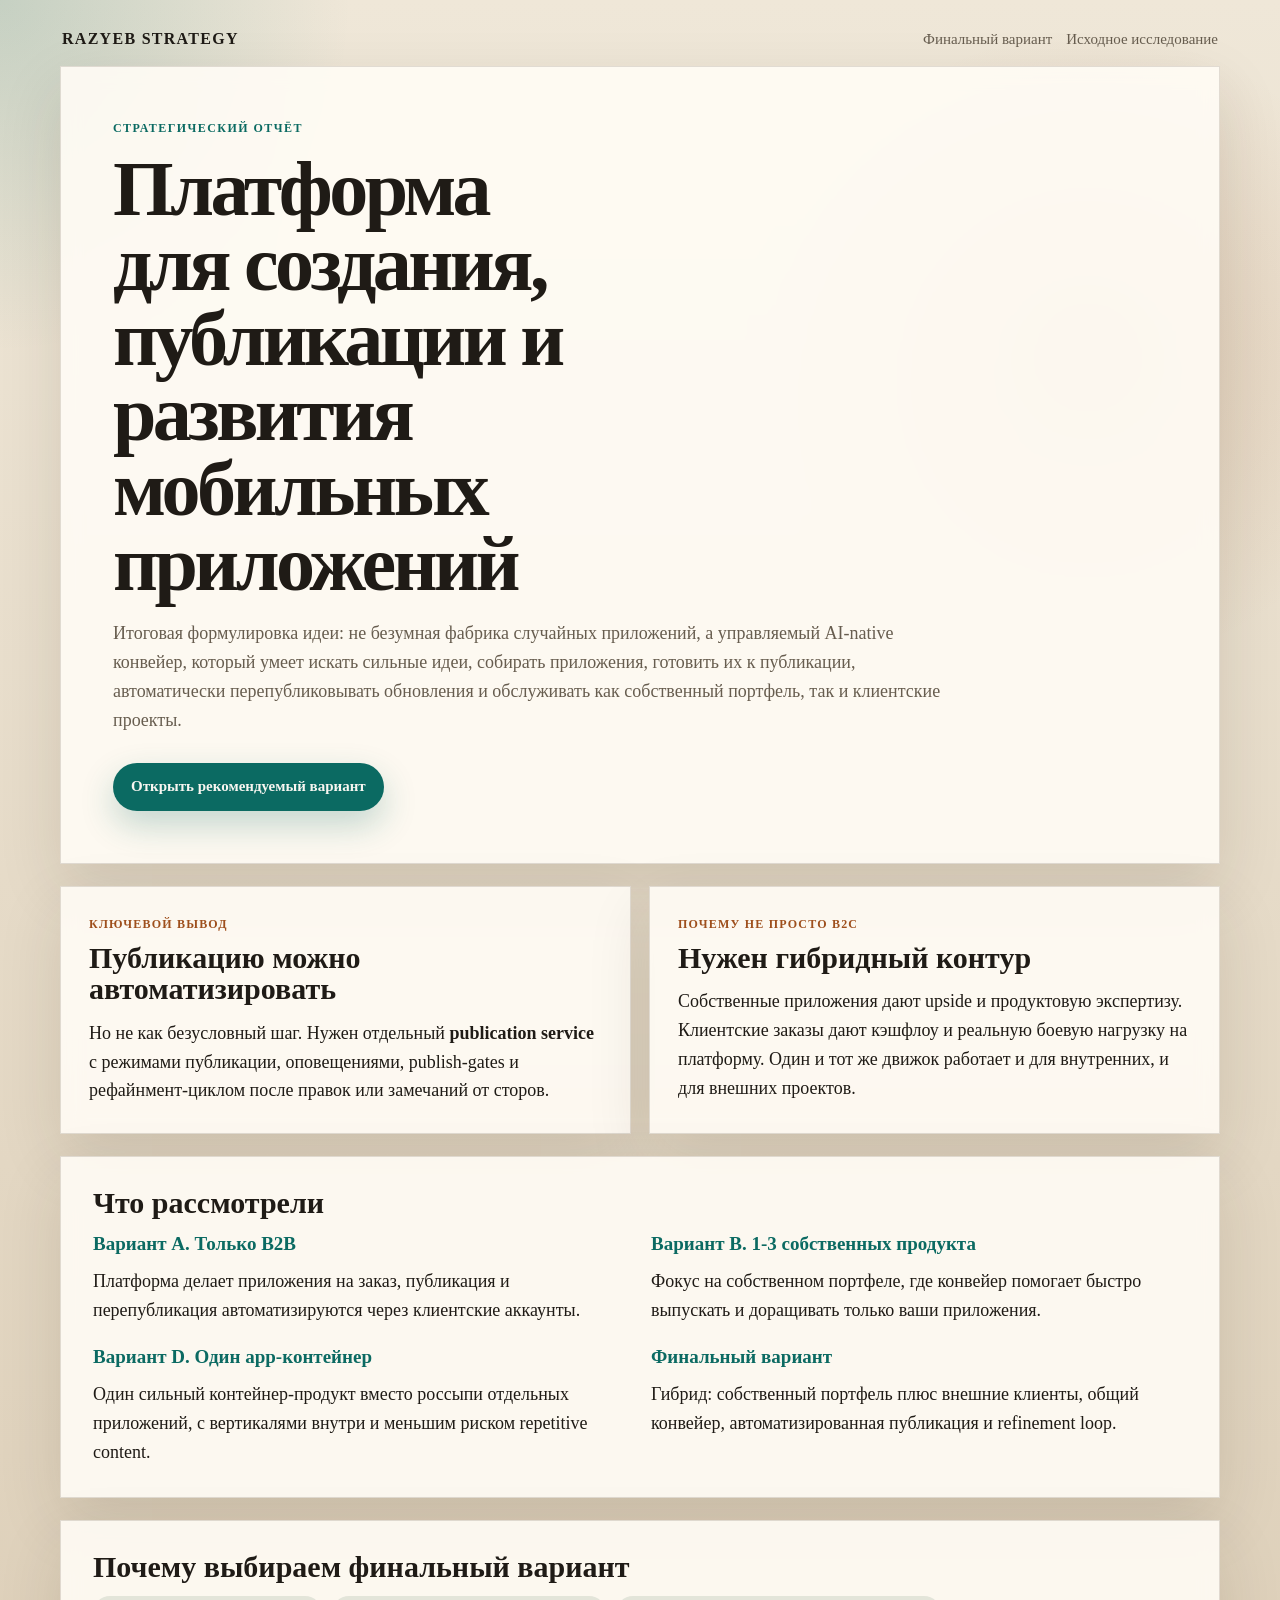
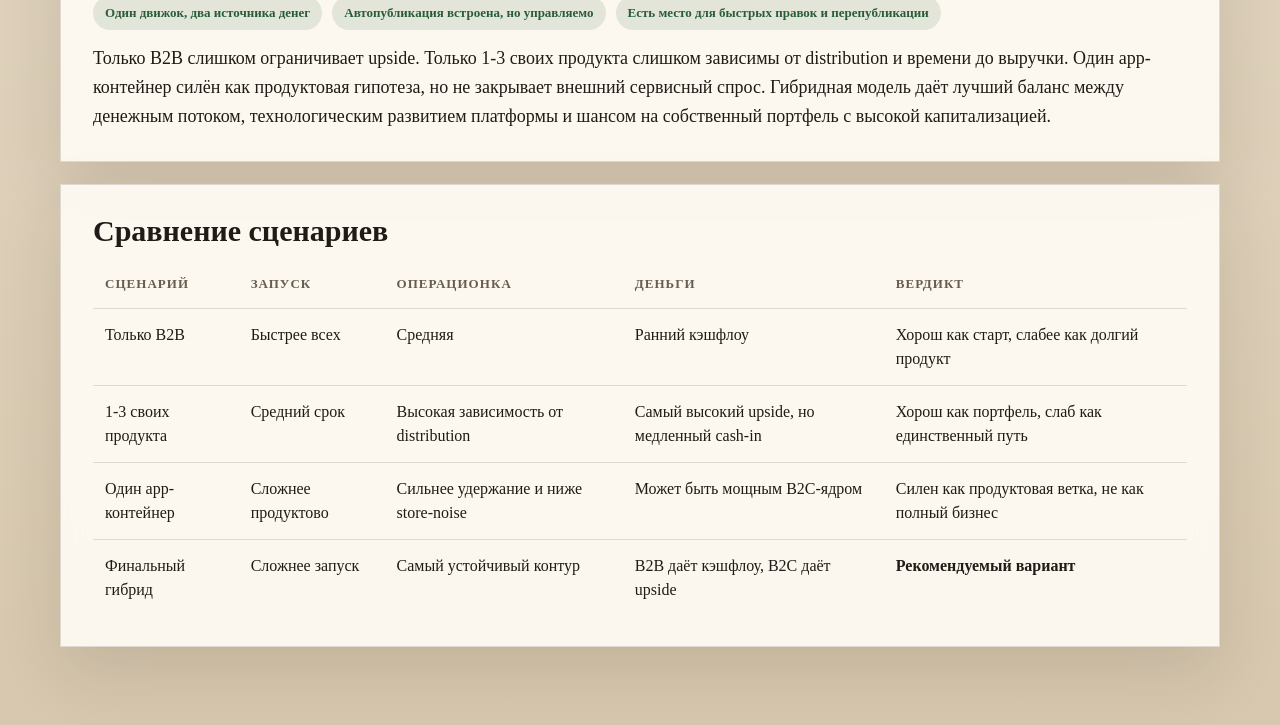
<file: index.html>
<!doctype html>
<html lang="ru">
<head>
  <meta charset="utf-8">
  <meta name="viewport" content="width=device-width, initial-scale=1">
  <title>Razyeb Strategy Report</title>
  <meta name="description" content="Стратегический отчёт по продукту автоматизированной подготовки, публикации и развития мобильных приложений для собственных продуктов и клиентских заказов.">
  <link rel="stylesheet" href="./site.css">
</head>
<body>
  <div class="shell">
    <header class="topbar">
      <a class="brand" href="./index.html">Razyeb Strategy</a>
      <nav class="nav">
        <a href="./scenario-final-hybrid.html">Финальный вариант</a>
        <a href="./mobile-app-pipeline-feasibility.html">Исходное исследование</a>
      </nav>
    </header>

    <section class="hero">
      <p class="eyebrow">Стратегический отчёт</p>
      <h1>Платформа для создания, публикации и развития мобильных приложений</h1>
      <p class="lede">
        Итоговая формулировка идеи: не безумная фабрика случайных приложений,
        а управляемый AI-native конвейер, который умеет искать сильные идеи,
        собирать приложения, готовить их к публикации, автоматически
        перепубликовывать обновления и обслуживать как собственный портфель,
        так и клиентские проекты.
      </p>
      <div class="actions">
        <a class="button button-primary" href="./scenario-final-hybrid.html">Открыть рекомендуемый вариант</a>
      </div>
    </section>

    <section class="panel panel-grid">
      <article class="card">
        <p class="card-label">Ключевой вывод</p>
        <h2>Публикацию можно автоматизировать</h2>
        <p>
          Но не как безусловный шаг. Нужен отдельный <strong>publication service</strong>
          с режимами публикации, оповещениями, publish-gates и рефайнмент-циклом
          после правок или замечаний от сторов.
        </p>
      </article>
      <article class="card">
        <p class="card-label">Почему не просто B2C</p>
        <h2>Нужен гибридный контур</h2>
        <p>
          Собственные приложения дают upside и продуктовую экспертизу.
          Клиентские заказы дают кэшфлоу и реальную боевую нагрузку на платформу.
          Один и тот же движок работает и для внутренних, и для внешних проектов.
        </p>
      </article>
    </section>

    <section class="panel">
      <h2>Что рассмотрели</h2>
      <div class="list-grid">
        <article>
          <h3><a href="./scenario-b2b-only.html">Вариант A. Только B2B</a></h3>
          <p>Платформа делает приложения на заказ, публикация и перепубликация автоматизируются через клиентские аккаунты.</p>
        </article>
        <article>
          <h3><a href="./scenario-owned-products.html">Вариант B. 1-3 собственных продукта</a></h3>
          <p>Фокус на собственном портфеле, где конвейер помогает быстро выпускать и доращивать только ваши приложения.</p>
        </article>
        <article>
          <h3><a href="./scenario-one-container.html">Вариант D. Один app-контейнер</a></h3>
          <p>Один сильный контейнер-продукт вместо россыпи отдельных приложений, с вертикалями внутри и меньшим риском repetitive content.</p>
        </article>
        <article>
          <h3><a href="./scenario-final-hybrid.html">Финальный вариант</a></h3>
          <p>Гибрид: собственный портфель плюс внешние клиенты, общий конвейер, автоматизированная публикация и refinement loop.</p>
        </article>
      </div>
    </section>

    <section class="panel">
      <h2>Почему выбираем финальный вариант</h2>
      <div class="badge-row">
        <span class="badge badge-good">Один движок, два источника денег</span>
        <span class="badge badge-good">Автопубликация встроена, но управляемо</span>
        <span class="badge badge-good">Есть место для быстрых правок и перепубликации</span>
      </div>
      <p>
        Только B2B слишком ограничивает upside. Только 1-3 своих продукта слишком
        зависимы от distribution и времени до выручки. Один app-контейнер силён как
        продуктовая гипотеза, но не закрывает внешний сервисный спрос. Гибридная
        модель даёт лучший баланс между денежным потоком, технологическим развитием
        платформы и шансом на собственный портфель с высокой капитализацией.
      </p>
    </section>

    <section class="panel table-panel">
      <h2>Сравнение сценариев</h2>
      <table>
        <thead>
          <tr>
            <th>Сценарий</th>
            <th>Запуск</th>
            <th>Операционка</th>
            <th>Деньги</th>
            <th>Вердикт</th>
          </tr>
        </thead>
        <tbody>
          <tr>
            <td>Только B2B</td>
            <td>Быстрее всех</td>
            <td>Средняя</td>
            <td>Ранний кэшфлоу</td>
            <td>Хорош как старт, слабее как долгий продукт</td>
          </tr>
          <tr>
            <td>1-3 своих продукта</td>
            <td>Средний срок</td>
            <td>Высокая зависимость от distribution</td>
            <td>Самый высокий upside, но медленный cash-in</td>
            <td>Хорош как портфель, слаб как единственный путь</td>
          </tr>
          <tr>
            <td>Один app-контейнер</td>
            <td>Сложнее продуктово</td>
            <td>Сильнее удержание и ниже store-noise</td>
            <td>Может быть мощным B2C-ядром</td>
            <td>Силен как продуктовая ветка, не как полный бизнес</td>
          </tr>
          <tr>
            <td>Финальный гибрид</td>
            <td>Сложнее запуск</td>
            <td>Самый устойчивый контур</td>
            <td>B2B даёт кэшфлоу, B2C даёт upside</td>
            <td><strong>Рекомендуемый вариант</strong></td>
          </tr>
        </tbody>
      </table>
    </section>
  </div>
</body>
</html>
</file>
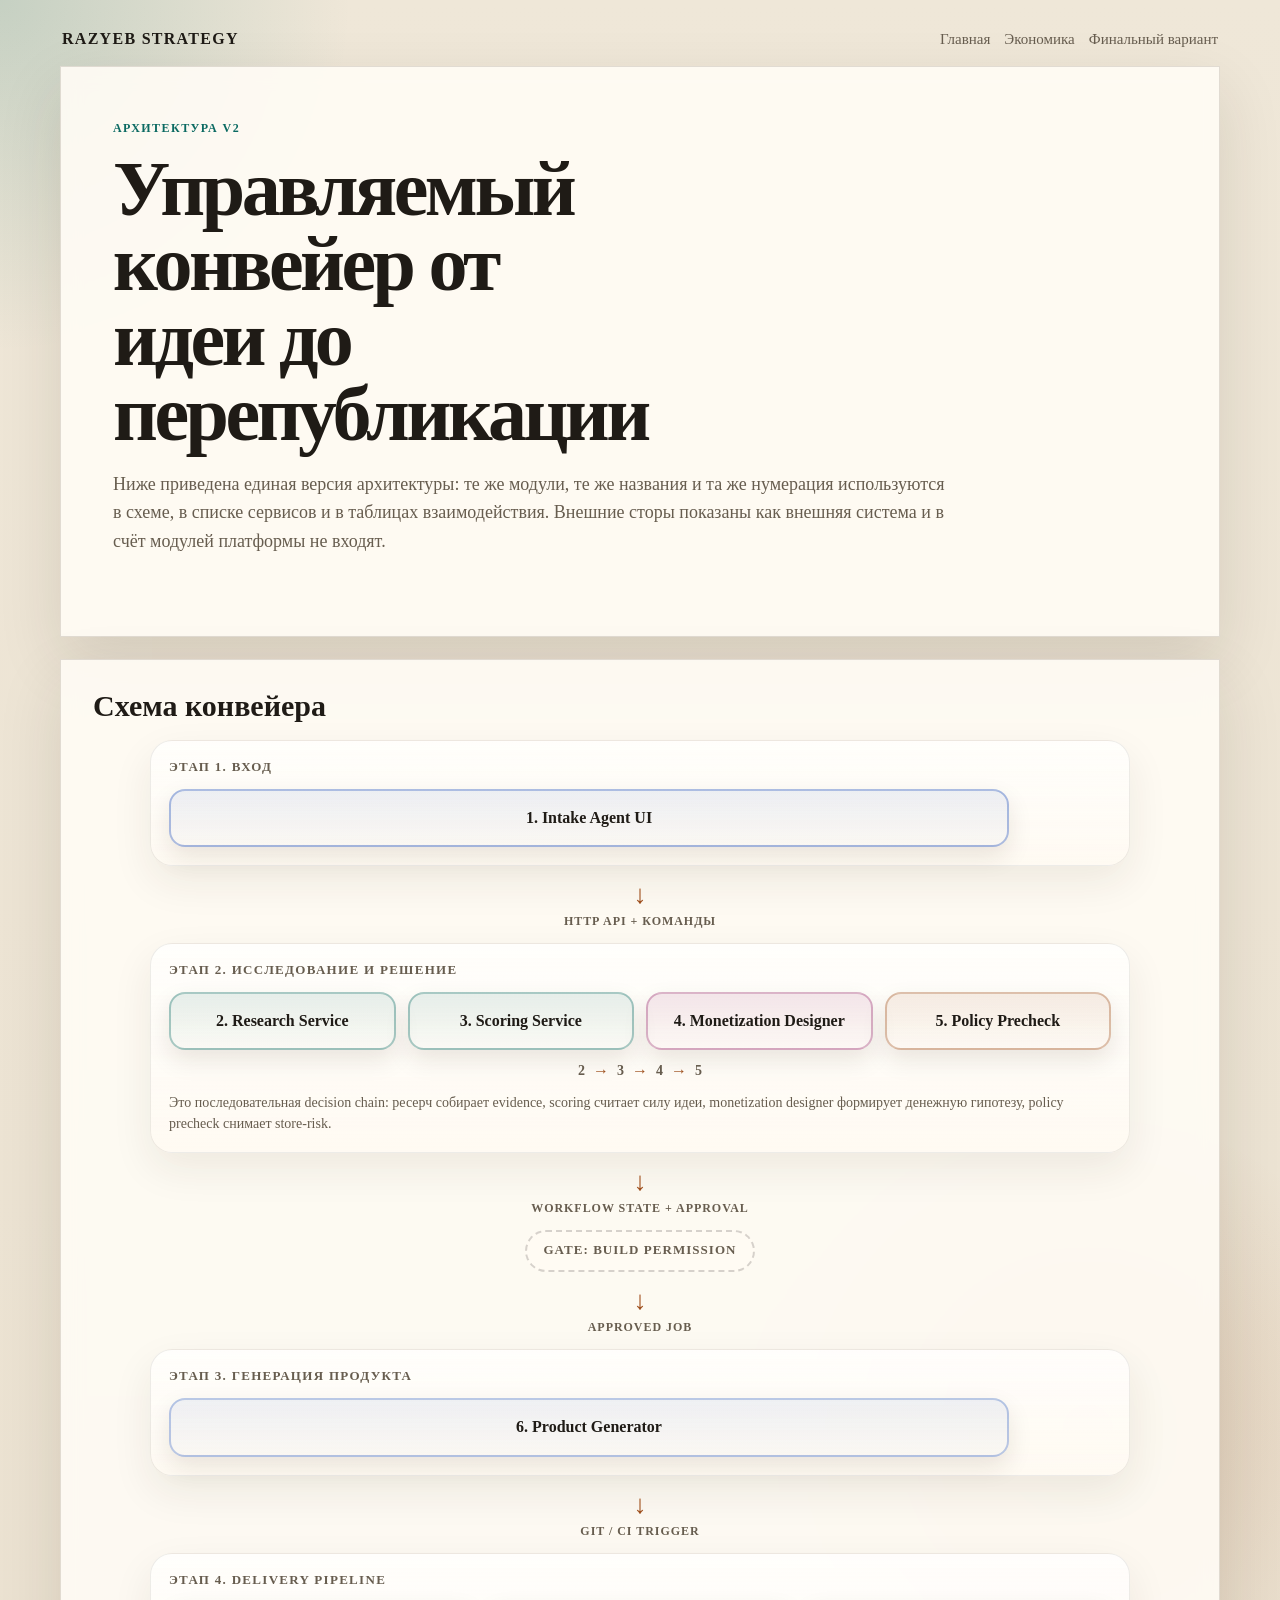
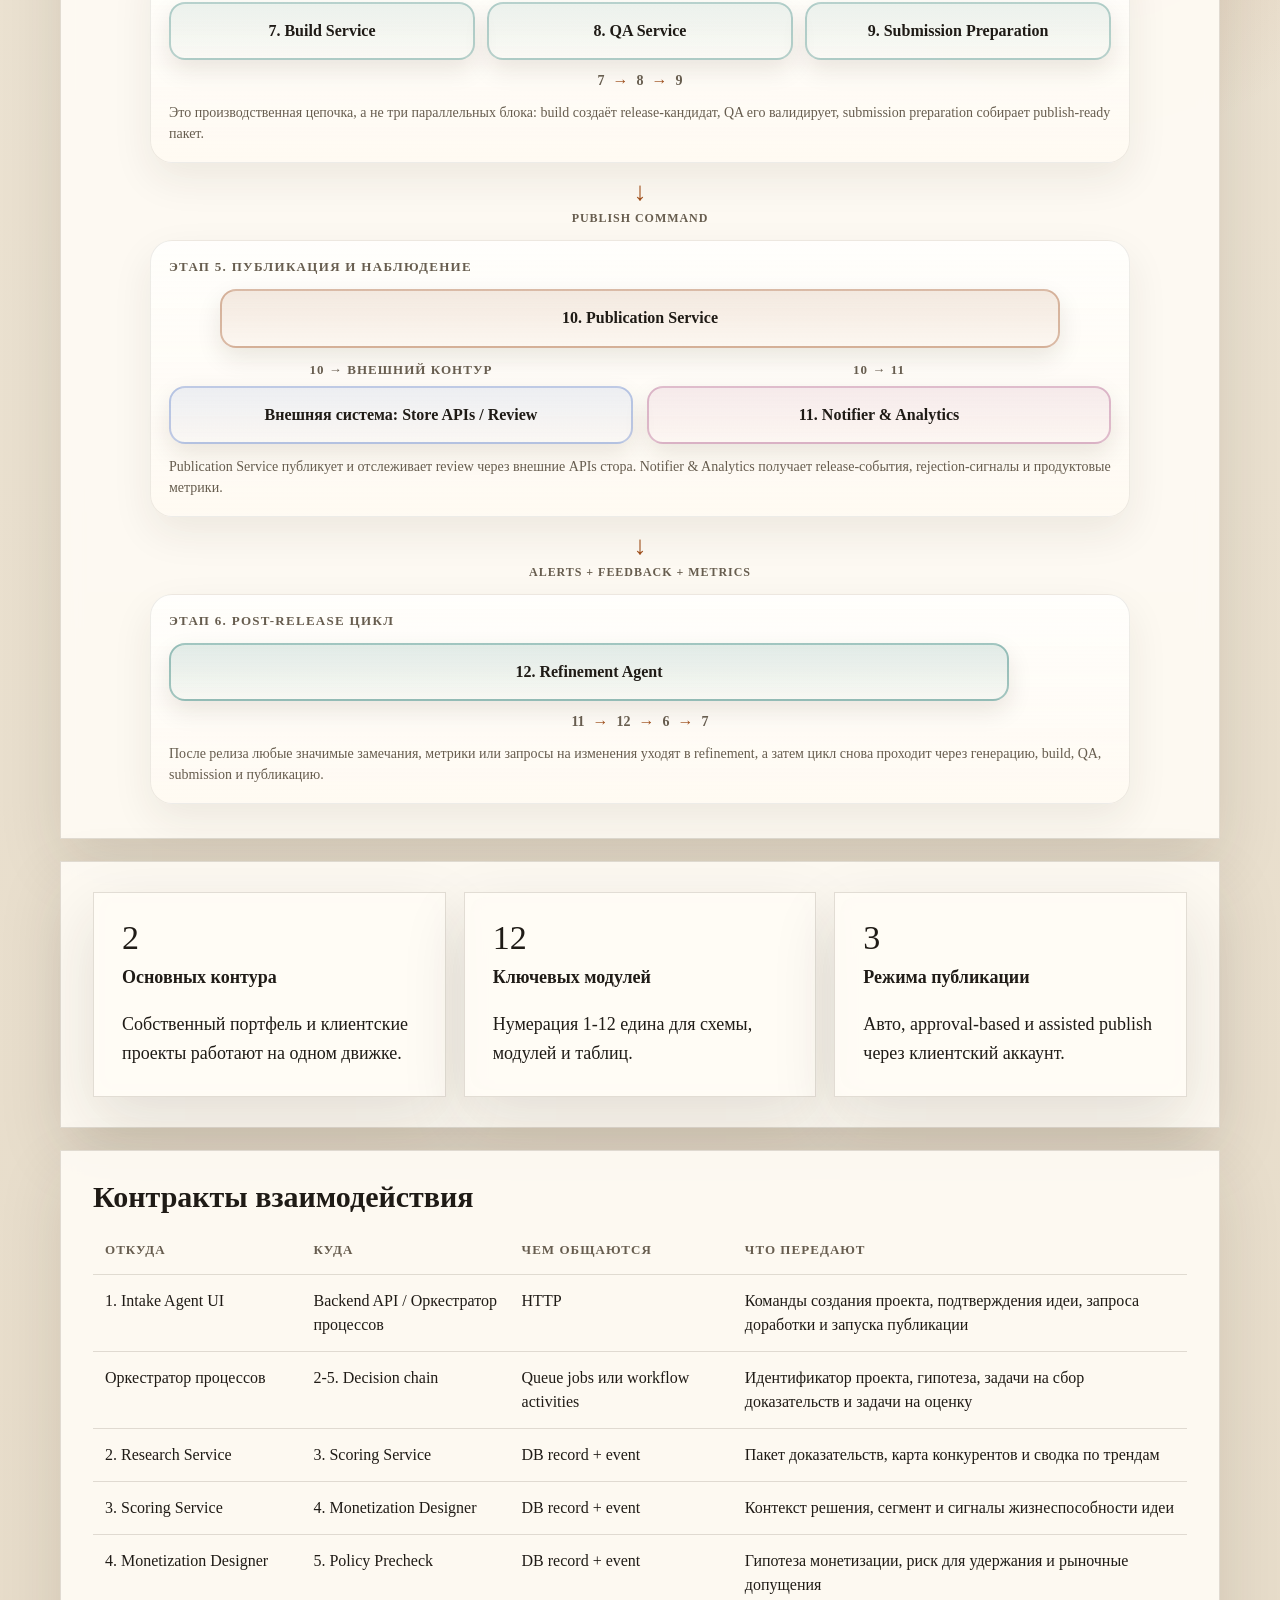
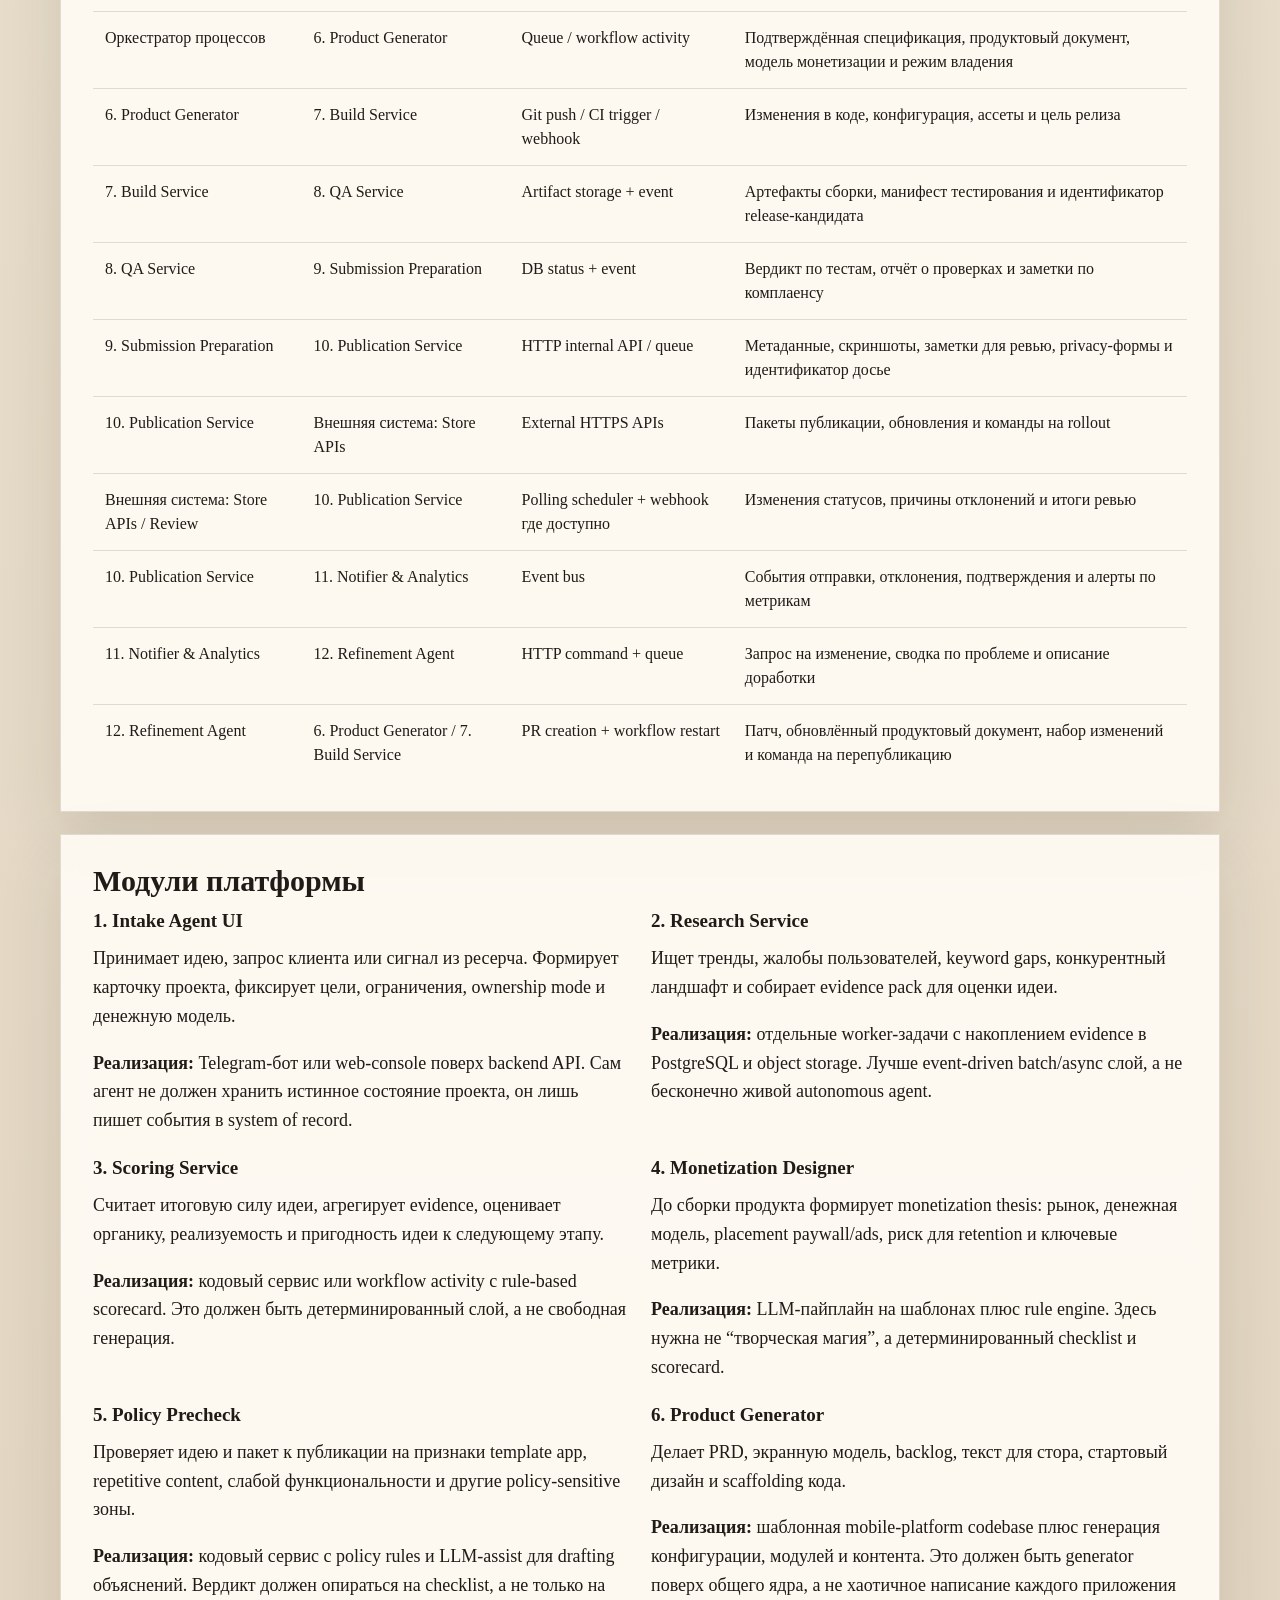
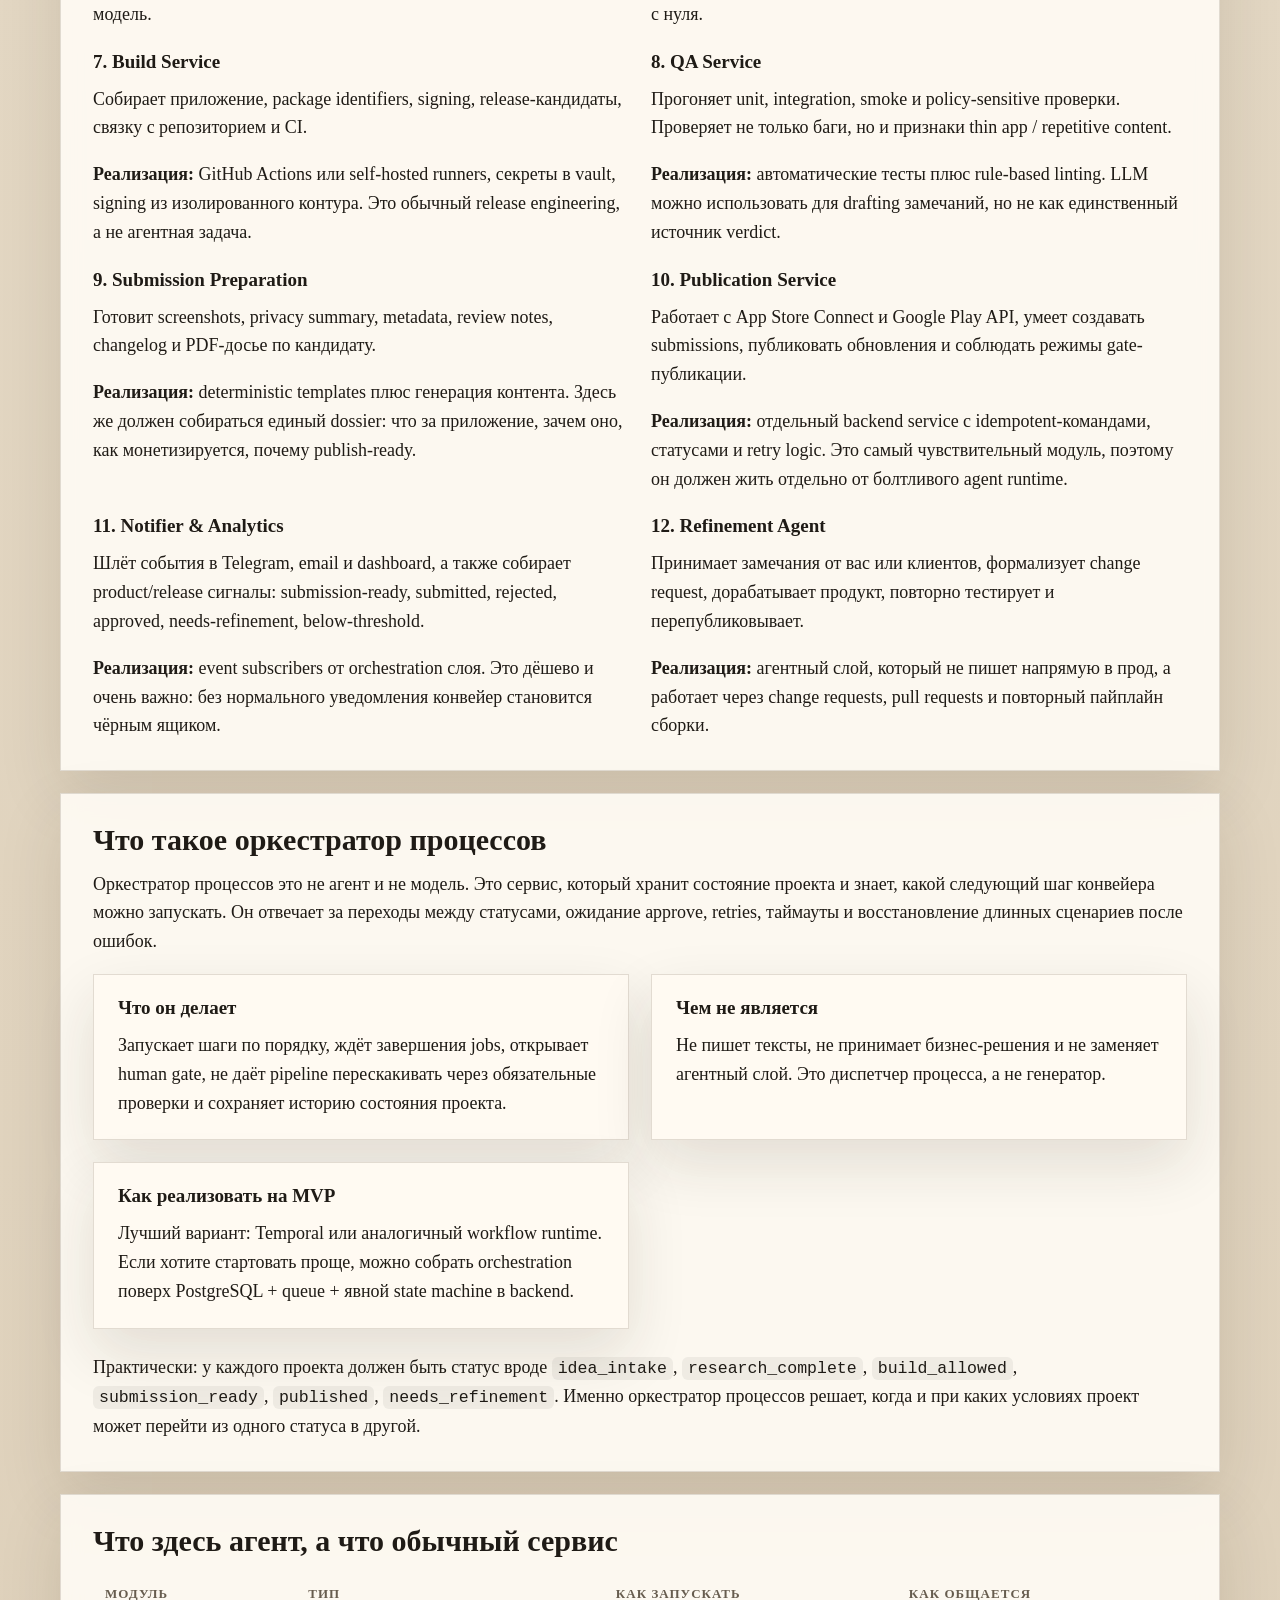
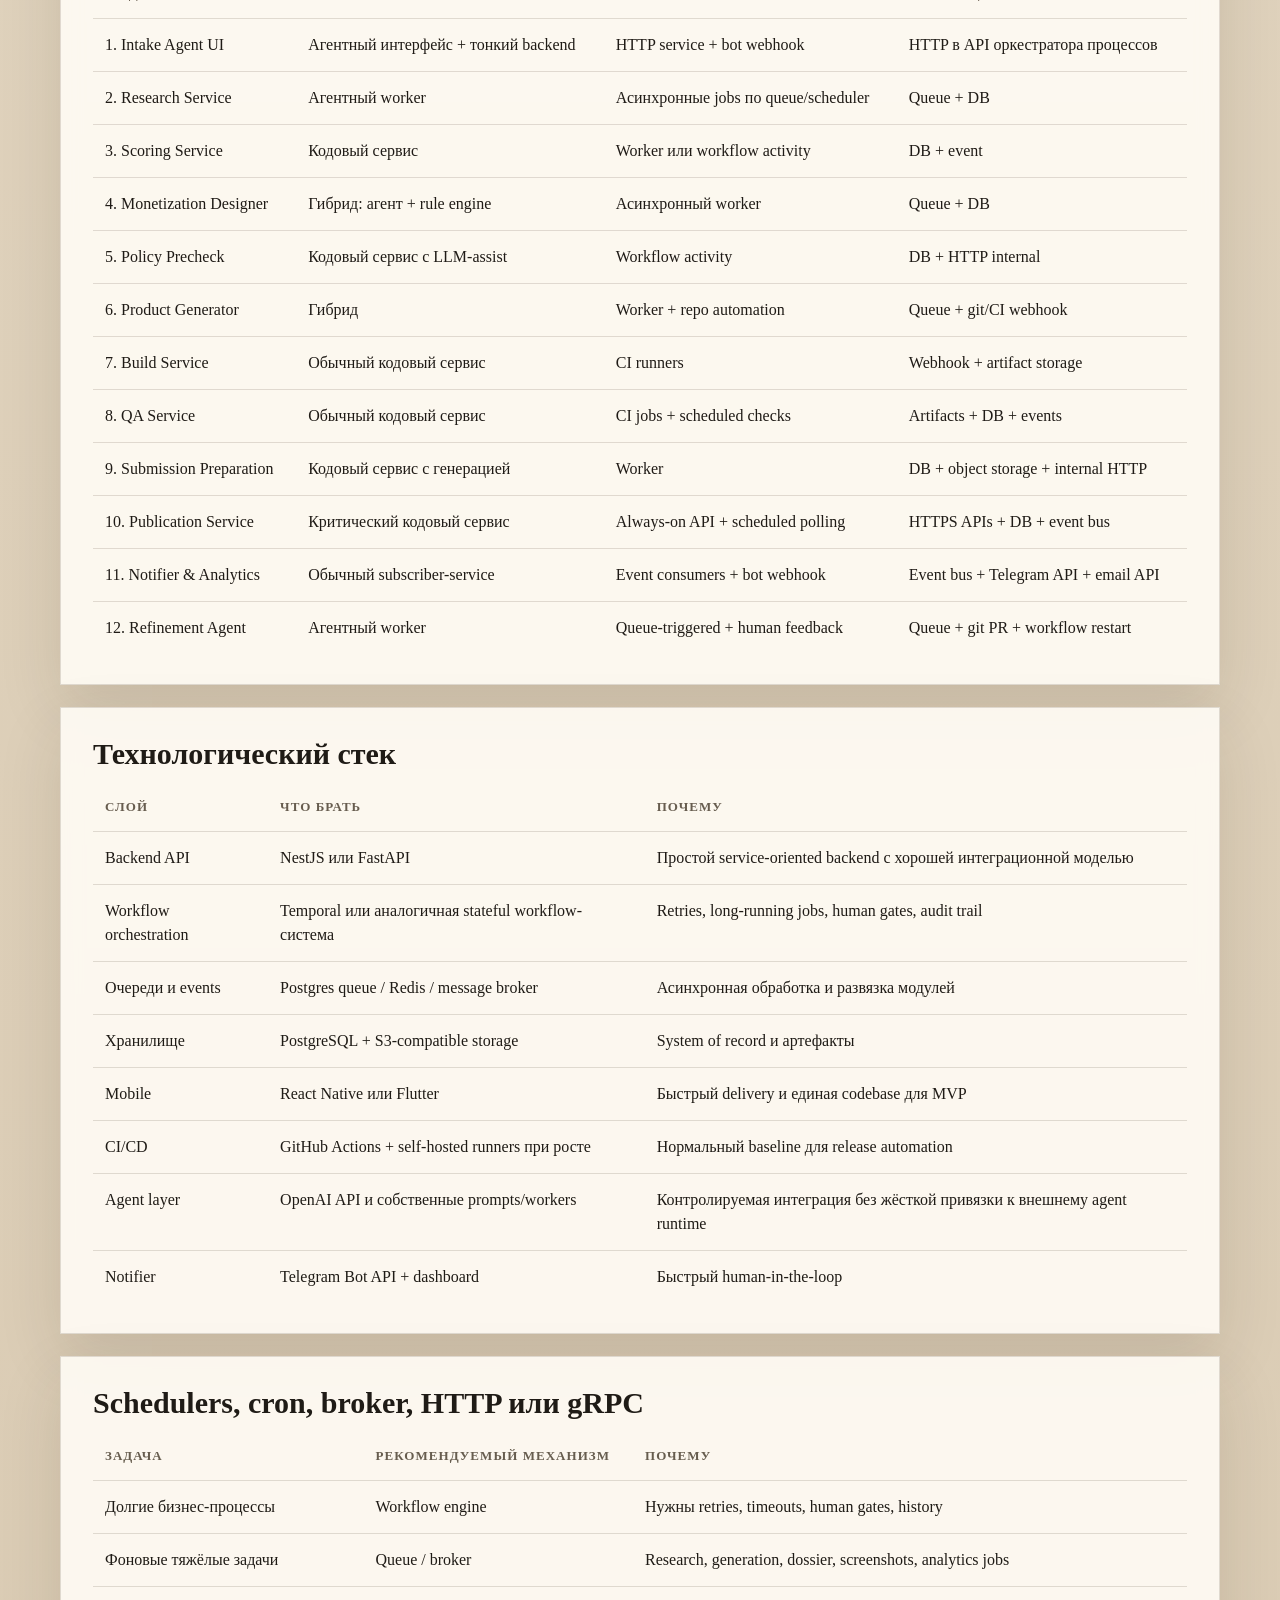
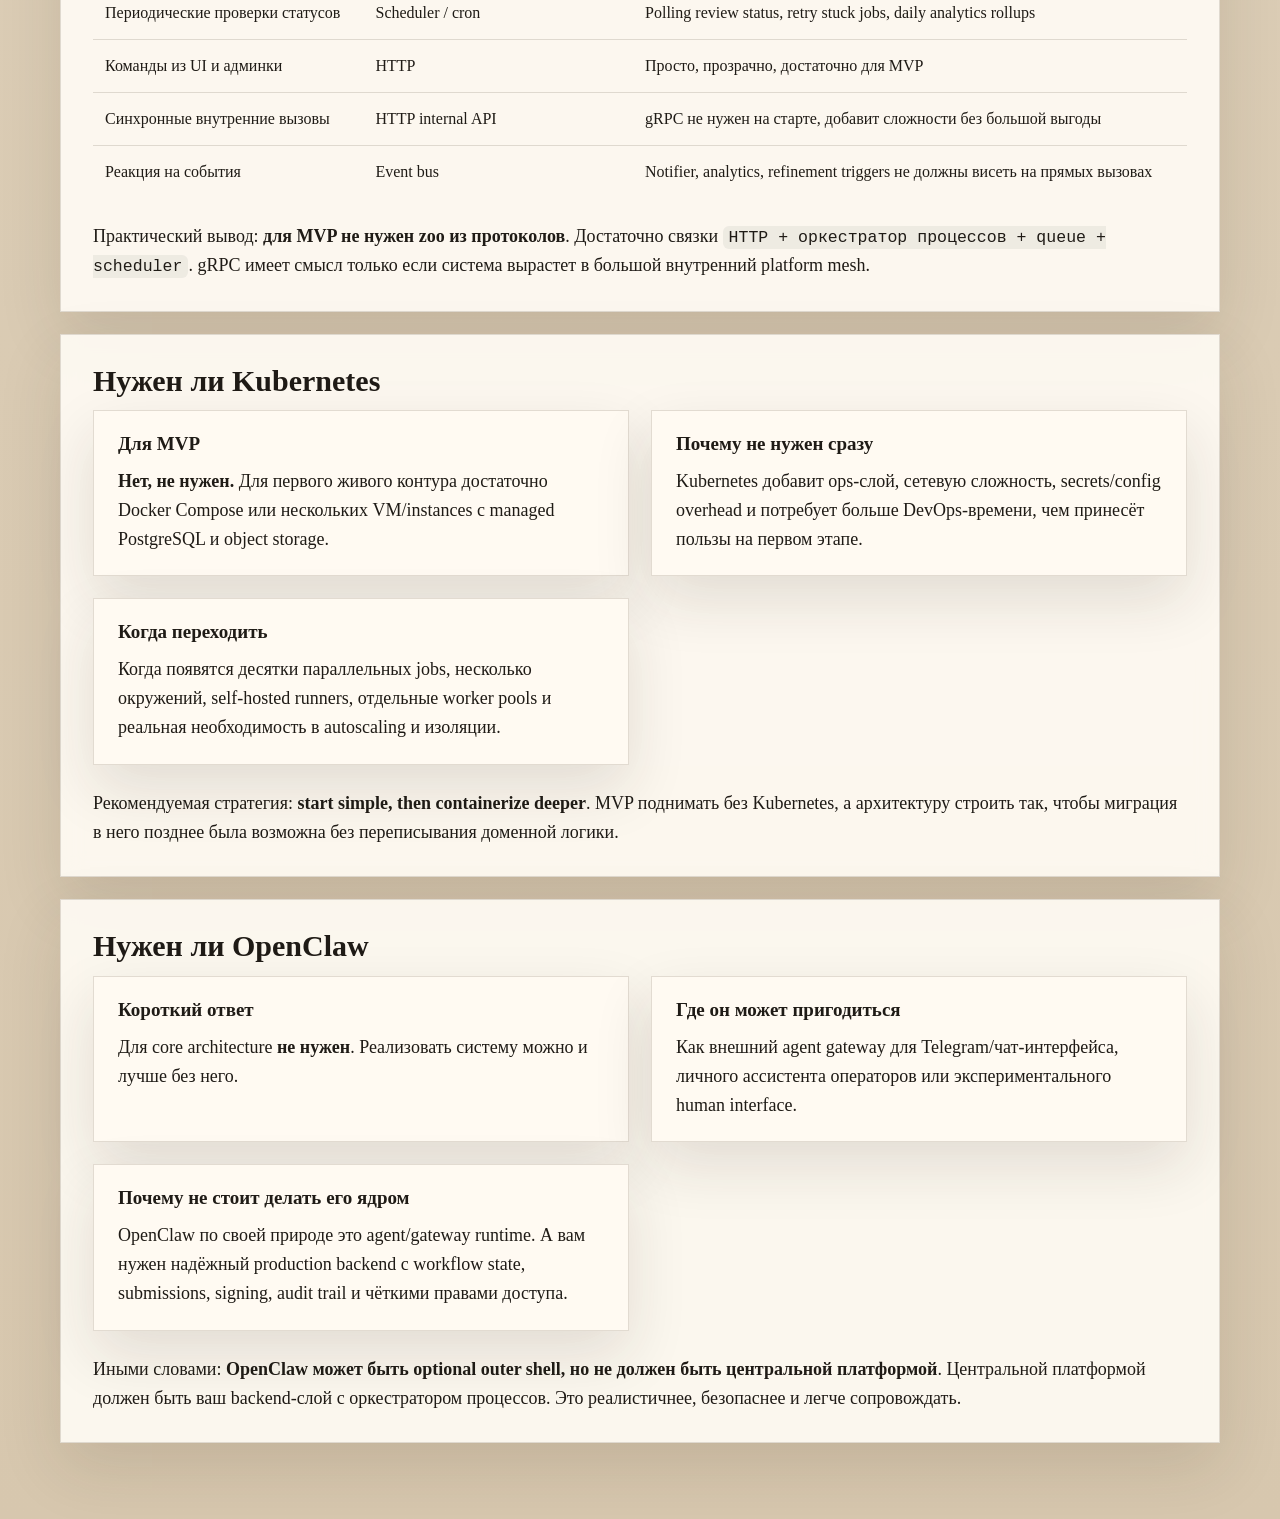
<file: architecture.html>
<!doctype html>
<html lang="ru">
<head>
  <meta charset="utf-8">
  <meta name="viewport" content="width=device-width, initial-scale=1">
  <title>Целевая архитектура v2</title>
  <link rel="stylesheet" href="./site.css">
</head>
<body>
  <div class="shell">
    <header class="topbar">
      <a class="brand" href="./index.html">Razyeb Strategy</a>
      <nav class="nav">
        <a href="./index.html">Главная</a>
        <a href="./economics.html">Экономика</a>
        <a href="./scenario-final-hybrid.html">Финальный вариант</a>
      </nav>
    </header>

    <section class="hero">
      <p class="eyebrow">Архитектура v2</p>
      <h1>Управляемый конвейер от идеи до перепубликации</h1>
      <p class="lede">
        Ниже приведена единая версия архитектуры: те же модули, те же названия
        и та же нумерация используются в схеме, в списке сервисов и в таблицах
        взаимодействия. Внешние сторы показаны как внешняя система и в счёт
        модулей платформы не входят.
      </p>
    </section>

    <section class="panel">
      <h2>Схема конвейера</h2>
      <div class="diagram">
        <div class="diagram-stage">
          <div class="diagram-stage-title">Этап 1. Вход</div>
          <div class="diagram-box stage-intake">1. Intake Agent UI</div>
        </div>

        <div class="diagram-link-wrap">
          <div class="diagram-link">↓</div>
          <div class="diagram-link-label">HTTP API + команды</div>
        </div>

        <div class="diagram-stage">
          <div class="diagram-stage-title">Этап 2. Исследование и решение</div>
          <div class="diagram-row four">
            <div class="diagram-box stage-research">2. Research Service</div>
            <div class="diagram-box stage-research">3. Scoring Service</div>
            <div class="diagram-box stage-money">4. Monetization Designer</div>
            <div class="diagram-box stage-policy">5. Policy Precheck</div>
          </div>
          <div class="diagram-inline-flow">
            <span>2</span>
            <span class="diagram-inline-arrow">→</span>
            <span>3</span>
            <span class="diagram-inline-arrow">→</span>
            <span>4</span>
            <span class="diagram-inline-arrow">→</span>
            <span>5</span>
          </div>
          <div class="diagram-caption">
            Это последовательная decision chain: ресерч собирает evidence,
            scoring считает силу идеи, monetization designer формирует денежную
            гипотезу, policy precheck снимает store-risk.
          </div>
        </div>

        <div class="diagram-link-wrap">
          <div class="diagram-link">↓</div>
          <div class="diagram-link-label">workflow state + approval</div>
        </div>

        <div class="diagram-gate">Gate: Build Permission</div>

        <div class="diagram-link-wrap">
          <div class="diagram-link">↓</div>
          <div class="diagram-link-label">approved job</div>
        </div>

        <div class="diagram-stage">
          <div class="diagram-stage-title">Этап 3. Генерация продукта</div>
          <div class="diagram-box stage-product">6. Product Generator</div>
        </div>

        <div class="diagram-link-wrap">
          <div class="diagram-link">↓</div>
          <div class="diagram-link-label">git / CI trigger</div>
        </div>

        <div class="diagram-stage">
          <div class="diagram-stage-title">Этап 4. Delivery pipeline</div>
          <div class="diagram-row three">
            <div class="diagram-box stage-delivery">7. Build Service</div>
            <div class="diagram-box stage-delivery">8. QA Service</div>
            <div class="diagram-box stage-delivery">9. Submission Preparation</div>
          </div>
          <div class="diagram-inline-flow">
            <span>7</span>
            <span class="diagram-inline-arrow">→</span>
            <span>8</span>
            <span class="diagram-inline-arrow">→</span>
            <span>9</span>
          </div>
          <div class="diagram-caption">
            Это производственная цепочка, а не три параллельных блока:
            build создаёт release-кандидат, QA его валидирует, submission preparation
            собирает publish-ready пакет.
          </div>
        </div>

        <div class="diagram-link-wrap">
          <div class="diagram-link">↓</div>
          <div class="diagram-link-label">publish command</div>
        </div>

        <div class="diagram-stage">
          <div class="diagram-stage-title">Этап 5. Публикация и наблюдение</div>
          <div class="diagram-publication-layout">
            <div class="diagram-publication-center">
              <div class="diagram-box stage-publication">10. Publication Service</div>
            </div>
            <div class="diagram-publication-row">
              <div class="diagram-side">
                <div class="diagram-side-arrow">10 → внешний контур</div>
                <div class="diagram-box stage-external">Внешняя система: Store APIs / Review</div>
              </div>
              <div class="diagram-side">
                <div class="diagram-side-arrow">10 → 11</div>
                <div class="diagram-box stage-observe">11. Notifier &amp; Analytics</div>
              </div>
            </div>
          </div>
          <div class="diagram-caption">
            Publication Service публикует и отслеживает review через внешние APIs стора.
            Notifier &amp; Analytics получает release-события, rejection-сигналы и продуктовые метрики.
          </div>
        </div>

        <div class="diagram-link-wrap">
          <div class="diagram-link">↓</div>
          <div class="diagram-link-label">alerts + feedback + metrics</div>
        </div>

        <div class="diagram-stage">
          <div class="diagram-stage-title">Этап 6. Post-release цикл</div>
          <div class="diagram-box stage-loop">12. Refinement Agent</div>
          <div class="diagram-inline-flow">
            <span>11</span>
            <span class="diagram-inline-arrow">→</span>
            <span>12</span>
            <span class="diagram-inline-arrow">→</span>
            <span>6</span>
            <span class="diagram-inline-arrow">→</span>
            <span>7</span>
          </div>
          <div class="diagram-caption">
            После релиза любые значимые замечания, метрики или запросы на изменения
            уходят в refinement, а затем цикл снова проходит через генерацию, build,
            QA, submission и публикацию.
          </div>
        </div>
      </div>
    </section>

    <section class="panel three-grid">
      <article class="metric">
        <div class="metric-number">2</div>
        <p><strong>Основных контура</strong></p>
        <p>Собственный портфель и клиентские проекты работают на одном движке.</p>
      </article>
      <article class="metric">
        <div class="metric-number">12</div>
        <p><strong>Ключевых модулей</strong></p>
        <p>Нумерация 1-12 едина для схемы, модулей и таблиц.</p>
      </article>
      <article class="metric">
        <div class="metric-number">3</div>
        <p><strong>Режима публикации</strong></p>
        <p>Авто, approval-based и assisted publish через клиентский аккаунт.</p>
      </article>
    </section>

    <section class="panel">
      <h2>Контракты взаимодействия</h2>
      <table>
        <thead>
          <tr>
            <th>Откуда</th>
            <th>Куда</th>
            <th>Чем общаются</th>
            <th>Что передают</th>
          </tr>
        </thead>
        <tbody>
          <tr>
            <td>1. Intake Agent UI</td>
            <td>Backend API / Оркестратор процессов</td>
            <td>HTTP</td>
            <td>Команды создания проекта, подтверждения идеи, запроса доработки и запуска публикации</td>
          </tr>
          <tr>
            <td>Оркестратор процессов</td>
            <td>2-5. Decision chain</td>
            <td>Queue jobs или workflow activities</td>
            <td>Идентификатор проекта, гипотеза, задачи на сбор доказательств и задачи на оценку</td>
          </tr>
          <tr>
            <td>2. Research Service</td>
            <td>3. Scoring Service</td>
            <td>DB record + event</td>
            <td>Пакет доказательств, карта конкурентов и сводка по трендам</td>
          </tr>
          <tr>
            <td>3. Scoring Service</td>
            <td>4. Monetization Designer</td>
            <td>DB record + event</td>
            <td>Контекст решения, сегмент и сигналы жизнеспособности идеи</td>
          </tr>
          <tr>
            <td>4. Monetization Designer</td>
            <td>5. Policy Precheck</td>
            <td>DB record + event</td>
            <td>Гипотеза монетизации, риск для удержания и рыночные допущения</td>
          </tr>
          <tr>
            <td>Оркестратор процессов</td>
            <td>6. Product Generator</td>
            <td>Queue / workflow activity</td>
            <td>Подтверждённая спецификация, продуктовый документ, модель монетизации и режим владения</td>
          </tr>
          <tr>
            <td>6. Product Generator</td>
            <td>7. Build Service</td>
            <td>Git push / CI trigger / webhook</td>
            <td>Изменения в коде, конфигурация, ассеты и цель релиза</td>
          </tr>
          <tr>
            <td>7. Build Service</td>
            <td>8. QA Service</td>
            <td>Artifact storage + event</td>
            <td>Артефакты сборки, манифест тестирования и идентификатор release-кандидата</td>
          </tr>
          <tr>
            <td>8. QA Service</td>
            <td>9. Submission Preparation</td>
            <td>DB status + event</td>
            <td>Вердикт по тестам, отчёт о проверках и заметки по комплаенсу</td>
          </tr>
          <tr>
            <td>9. Submission Preparation</td>
            <td>10. Publication Service</td>
            <td>HTTP internal API / queue</td>
            <td>Метаданные, скриншоты, заметки для ревью, privacy-формы и идентификатор досье</td>
          </tr>
          <tr>
            <td>10. Publication Service</td>
            <td>Внешняя система: Store APIs</td>
            <td>External HTTPS APIs</td>
            <td>Пакеты публикации, обновления и команды на rollout</td>
          </tr>
          <tr>
            <td>Внешняя система: Store APIs / Review</td>
            <td>10. Publication Service</td>
            <td>Polling scheduler + webhook где доступно</td>
            <td>Изменения статусов, причины отклонений и итоги ревью</td>
          </tr>
          <tr>
            <td>10. Publication Service</td>
            <td>11. Notifier &amp; Analytics</td>
            <td>Event bus</td>
            <td>События отправки, отклонения, подтверждения и алерты по метрикам</td>
          </tr>
          <tr>
            <td>11. Notifier &amp; Analytics</td>
            <td>12. Refinement Agent</td>
            <td>HTTP command + queue</td>
            <td>Запрос на изменение, сводка по проблеме и описание доработки</td>
          </tr>
          <tr>
            <td>12. Refinement Agent</td>
            <td>6. Product Generator / 7. Build Service</td>
            <td>PR creation + workflow restart</td>
            <td>Патч, обновлённый продуктовый документ, набор изменений и команда на перепубликацию</td>
          </tr>
        </tbody>
      </table>
    </section>

    <section class="panel">
      <h2>Модули платформы</h2>
      <div class="list-grid">
        <article>
          <h3>1. Intake Agent UI</h3>
          <p>Принимает идею, запрос клиента или сигнал из ресерча. Формирует карточку проекта, фиксирует цели, ограничения, ownership mode и денежную модель.</p>
          <p><strong>Реализация:</strong> Telegram-бот или web-console поверх backend API. Сам агент не должен хранить истинное состояние проекта, он лишь пишет события в system of record.</p>
        </article>
        <article>
          <h3>2. Research Service</h3>
          <p>Ищет тренды, жалобы пользователей, keyword gaps, конкурентный ландшафт и собирает evidence pack для оценки идеи.</p>
          <p><strong>Реализация:</strong> отдельные worker-задачи с накоплением evidence в PostgreSQL и object storage. Лучше event-driven batch/async слой, а не бесконечно живой autonomous agent.</p>
        </article>
        <article>
          <h3>3. Scoring Service</h3>
          <p>Считает итоговую силу идеи, агрегирует evidence, оценивает органику, реализуемость и пригодность идеи к следующему этапу.</p>
          <p><strong>Реализация:</strong> кодовый сервис или workflow activity с rule-based scorecard. Это должен быть детерминированный слой, а не свободная генерация.</p>
        </article>
        <article>
          <h3>4. Monetization Designer</h3>
          <p>До сборки продукта формирует monetization thesis: рынок, денежная модель, placement paywall/ads, риск для retention и ключевые метрики.</p>
          <p><strong>Реализация:</strong> LLM-пайплайн на шаблонах плюс rule engine. Здесь нужна не “творческая магия”, а детерминированный checklist и scorecard.</p>
        </article>
        <article>
          <h3>5. Policy Precheck</h3>
          <p>Проверяет идею и пакет к публикации на признаки template app, repetitive content, слабой функциональности и другие policy-sensitive зоны.</p>
          <p><strong>Реализация:</strong> кодовый сервис с policy rules и LLM-assist для drafting объяснений. Вердикт должен опираться на checklist, а не только на модель.</p>
        </article>
        <article>
          <h3>6. Product Generator</h3>
          <p>Делает PRD, экранную модель, backlog, текст для стора, стартовый дизайн и scaffolding кода.</p>
          <p><strong>Реализация:</strong> шаблонная mobile-platform codebase плюс генерация конфигурации, модулей и контента. Это должен быть generator поверх общего ядра, а не хаотичное написание каждого приложения с нуля.</p>
        </article>
        <article>
          <h3>7. Build Service</h3>
          <p>Собирает приложение, package identifiers, signing, release-кандидаты, связку с репозиторием и CI.</p>
          <p><strong>Реализация:</strong> GitHub Actions или self-hosted runners, секреты в vault, signing из изолированного контура. Это обычный release engineering, а не агентная задача.</p>
        </article>
        <article>
          <h3>8. QA Service</h3>
          <p>Прогоняет unit, integration, smoke и policy-sensitive проверки. Проверяет не только баги, но и признаки thin app / repetitive content.</p>
          <p><strong>Реализация:</strong> автоматические тесты плюс rule-based linting. LLM можно использовать для drafting замечаний, но не как единственный источник verdict.</p>
        </article>
        <article>
          <h3>9. Submission Preparation</h3>
          <p>Готовит screenshots, privacy summary, metadata, review notes, changelog и PDF-досье по кандидату.</p>
          <p><strong>Реализация:</strong> deterministic templates плюс генерация контента. Здесь же должен собираться единый dossier: что за приложение, зачем оно, как монетизируется, почему publish-ready.</p>
        </article>
        <article>
          <h3>10. Publication Service</h3>
          <p>Работает с App Store Connect и Google Play API, умеет создавать submissions, публиковать обновления и соблюдать режимы gate-публикации.</p>
          <p><strong>Реализация:</strong> отдельный backend service с idempotent-командами, статусами и retry logic. Это самый чувствительный модуль, поэтому он должен жить отдельно от болтливого agent runtime.</p>
        </article>
        <article>
          <h3>11. Notifier &amp; Analytics</h3>
          <p>Шлёт события в Telegram, email и dashboard, а также собирает product/release сигналы: submission-ready, submitted, rejected, approved, needs-refinement, below-threshold.</p>
          <p><strong>Реализация:</strong> event subscribers от orchestration слоя. Это дёшево и очень важно: без нормального уведомления конвейер становится чёрным ящиком.</p>
        </article>
        <article>
          <h3>12. Refinement Agent</h3>
          <p>Принимает замечания от вас или клиентов, формализует change request, дорабатывает продукт, повторно тестирует и перепубликовывает.</p>
          <p><strong>Реализация:</strong> агентный слой, который не пишет напрямую в прод, а работает через change requests, pull requests и повторный пайплайн сборки.</p>
        </article>
      </div>
    </section>

    <section class="panel">
      <h2>Что такое оркестратор процессов</h2>
      <p>
        Оркестратор процессов это не агент и не модель. Это сервис, который
        хранит состояние проекта и знает, какой следующий шаг конвейера можно
        запускать. Он отвечает за переходы между статусами, ожидание approve,
        retries, таймауты и восстановление длинных сценариев после ошибок.
      </p>
      <div class="list-grid">
        <article class="callout">
          <h3>Что он делает</h3>
          <p>Запускает шаги по порядку, ждёт завершения jobs, открывает human gate, не даёт pipeline перескакивать через обязательные проверки и сохраняет историю состояния проекта.</p>
        </article>
        <article class="callout">
          <h3>Чем не является</h3>
          <p>Не пишет тексты, не принимает бизнес-решения и не заменяет агентный слой. Это диспетчер процесса, а не генератор.</p>
        </article>
        <article class="callout">
          <h3>Как реализовать на MVP</h3>
          <p>Лучший вариант: Temporal или аналогичный workflow runtime. Если хотите стартовать проще, можно собрать orchestration поверх PostgreSQL + queue + явной state machine в backend.</p>
        </article>
      </div>
      <p class="spacer-top">
        Практически: у каждого проекта должен быть статус вроде
        <code>idea_intake</code>, <code>research_complete</code>,
        <code>build_allowed</code>, <code>submission_ready</code>,
        <code>published</code>, <code>needs_refinement</code>. Именно оркестратор
        процессов решает, когда и при каких условиях проект может перейти из
        одного статуса в другой.
      </p>
    </section>

    <section class="panel">
      <h2>Что здесь агент, а что обычный сервис</h2>
      <table>
        <thead>
          <tr>
            <th>Модуль</th>
            <th>Тип</th>
            <th>Как запускать</th>
            <th>Как общается</th>
          </tr>
        </thead>
        <tbody>
          <tr>
            <td>1. Intake Agent UI</td>
            <td>Агентный интерфейс + тонкий backend</td>
            <td>HTTP service + bot webhook</td>
            <td>HTTP в API оркестратора процессов</td>
          </tr>
          <tr>
            <td>2. Research Service</td>
            <td>Агентный worker</td>
            <td>Асинхронные jobs по queue/scheduler</td>
            <td>Queue + DB</td>
          </tr>
          <tr>
            <td>3. Scoring Service</td>
            <td>Кодовый сервис</td>
            <td>Worker или workflow activity</td>
            <td>DB + event</td>
          </tr>
          <tr>
            <td>4. Monetization Designer</td>
            <td>Гибрид: агент + rule engine</td>
            <td>Асинхронный worker</td>
            <td>Queue + DB</td>
          </tr>
          <tr>
            <td>5. Policy Precheck</td>
            <td>Кодовый сервис с LLM-assist</td>
            <td>Workflow activity</td>
            <td>DB + HTTP internal</td>
          </tr>
          <tr>
            <td>6. Product Generator</td>
            <td>Гибрид</td>
            <td>Worker + repo automation</td>
            <td>Queue + git/CI webhook</td>
          </tr>
          <tr>
            <td>7. Build Service</td>
            <td>Обычный кодовый сервис</td>
            <td>CI runners</td>
            <td>Webhook + artifact storage</td>
          </tr>
          <tr>
            <td>8. QA Service</td>
            <td>Обычный кодовый сервис</td>
            <td>CI jobs + scheduled checks</td>
            <td>Artifacts + DB + events</td>
          </tr>
          <tr>
            <td>9. Submission Preparation</td>
            <td>Кодовый сервис с генерацией</td>
            <td>Worker</td>
            <td>DB + object storage + internal HTTP</td>
          </tr>
          <tr>
            <td>10. Publication Service</td>
            <td>Критический кодовый сервис</td>
            <td>Always-on API + scheduled polling</td>
            <td>HTTPS APIs + DB + event bus</td>
          </tr>
          <tr>
            <td>11. Notifier &amp; Analytics</td>
            <td>Обычный subscriber-service</td>
            <td>Event consumers + bot webhook</td>
            <td>Event bus + Telegram API + email API</td>
          </tr>
          <tr>
            <td>12. Refinement Agent</td>
            <td>Агентный worker</td>
            <td>Queue-triggered + human feedback</td>
            <td>Queue + git PR + workflow restart</td>
          </tr>
        </tbody>
      </table>
    </section>

    <section class="panel">
      <h2>Технологический стек</h2>
      <table>
        <thead>
          <tr>
            <th>Слой</th>
            <th>Что брать</th>
            <th>Почему</th>
          </tr>
        </thead>
        <tbody>
          <tr>
            <td>Backend API</td>
            <td>NestJS или FastAPI</td>
            <td>Простой service-oriented backend с хорошей интеграционной моделью</td>
          </tr>
          <tr>
            <td>Workflow orchestration</td>
            <td>Temporal или аналогичная stateful workflow-система</td>
            <td>Retries, long-running jobs, human gates, audit trail</td>
          </tr>
          <tr>
            <td>Очереди и events</td>
            <td>Postgres queue / Redis / message broker</td>
            <td>Асинхронная обработка и развязка модулей</td>
          </tr>
          <tr>
            <td>Хранилище</td>
            <td>PostgreSQL + S3-compatible storage</td>
            <td>System of record и артефакты</td>
          </tr>
          <tr>
            <td>Mobile</td>
            <td>React Native или Flutter</td>
            <td>Быстрый delivery и единая codebase для MVP</td>
          </tr>
          <tr>
            <td>CI/CD</td>
            <td>GitHub Actions + self-hosted runners при росте</td>
            <td>Нормальный baseline для release automation</td>
          </tr>
          <tr>
            <td>Agent layer</td>
            <td>OpenAI API и собственные prompts/workers</td>
            <td>Контролируемая интеграция без жёсткой привязки к внешнему agent runtime</td>
          </tr>
          <tr>
            <td>Notifier</td>
            <td>Telegram Bot API + dashboard</td>
            <td>Быстрый human-in-the-loop</td>
          </tr>
        </tbody>
      </table>
    </section>

    <section class="panel">
      <h2>Schedulers, cron, broker, HTTP или gRPC</h2>
      <table>
        <thead>
          <tr>
            <th>Задача</th>
            <th>Рекомендуемый механизм</th>
            <th>Почему</th>
          </tr>
        </thead>
        <tbody>
          <tr>
            <td>Долгие бизнес-процессы</td>
            <td>Workflow engine</td>
            <td>Нужны retries, timeouts, human gates, history</td>
          </tr>
          <tr>
            <td>Фоновые тяжёлые задачи</td>
            <td>Queue / broker</td>
            <td>Research, generation, dossier, screenshots, analytics jobs</td>
          </tr>
          <tr>
            <td>Периодические проверки статусов</td>
            <td>Scheduler / cron</td>
            <td>Polling review status, retry stuck jobs, daily analytics rollups</td>
          </tr>
          <tr>
            <td>Команды из UI и админки</td>
            <td>HTTP</td>
            <td>Просто, прозрачно, достаточно для MVP</td>
          </tr>
          <tr>
            <td>Синхронные внутренние вызовы</td>
            <td>HTTP internal API</td>
            <td>gRPC не нужен на старте, добавит сложности без большой выгоды</td>
          </tr>
          <tr>
            <td>Реакция на события</td>
            <td>Event bus</td>
            <td>Notifier, analytics, refinement triggers не должны висеть на прямых вызовах</td>
          </tr>
        </tbody>
      </table>
      <p class="spacer-top">
        Практический вывод: <strong>для MVP не нужен zoo из протоколов</strong>.
        Достаточно связки <code>HTTP + оркестратор процессов + queue + scheduler</code>.
        gRPC имеет смысл только если система вырастет в большой внутренний platform mesh.
      </p>
    </section>

    <section class="panel">
      <h2>Нужен ли Kubernetes</h2>
      <div class="list-grid">
        <article class="callout">
          <h3>Для MVP</h3>
          <p><strong>Нет, не нужен.</strong> Для первого живого контура достаточно Docker Compose или нескольких VM/instances с managed PostgreSQL и object storage.</p>
        </article>
        <article class="callout">
          <h3>Почему не нужен сразу</h3>
          <p>Kubernetes добавит ops-слой, сетевую сложность, secrets/config overhead и потребует больше DevOps-времени, чем принесёт пользы на первом этапе.</p>
        </article>
        <article class="callout">
          <h3>Когда переходить</h3>
          <p>Когда появятся десятки параллельных jobs, несколько окружений, self-hosted runners, отдельные worker pools и реальная необходимость в autoscaling и изоляции.</p>
        </article>
      </div>
      <p class="spacer-top">
        Рекомендуемая стратегия: <strong>start simple, then containerize deeper</strong>.
        MVP поднимать без Kubernetes, а архитектуру строить так, чтобы миграция в него позднее была возможна без переписывания доменной логики.
      </p>
    </section>

    <section class="panel">
      <h2>Нужен ли OpenClaw</h2>
      <div class="list-grid">
        <article class="callout">
          <h3>Короткий ответ</h3>
          <p>Для core architecture <strong>не нужен</strong>. Реализовать систему можно и лучше без него.</p>
        </article>
        <article class="callout">
          <h3>Где он может пригодиться</h3>
          <p>Как внешний agent gateway для Telegram/чат-интерфейса, личного ассистента операторов или экспериментального human interface.</p>
        </article>
        <article class="callout">
          <h3>Почему не стоит делать его ядром</h3>
          <p>OpenClaw по своей природе это agent/gateway runtime. А вам нужен надёжный production backend с workflow state, submissions, signing, audit trail и чёткими правами доступа.</p>
        </article>
      </div>
      <p class="spacer-top">
        Иными словами: <strong>OpenClaw может быть optional outer shell, но не должен быть центральной платформой</strong>.
        Центральной платформой должен быть ваш backend-слой с оркестратором процессов. Это реалистичнее, безопаснее и легче сопровождать.
      </p>
    </section>
  </div>
</body>
</html>
</file>
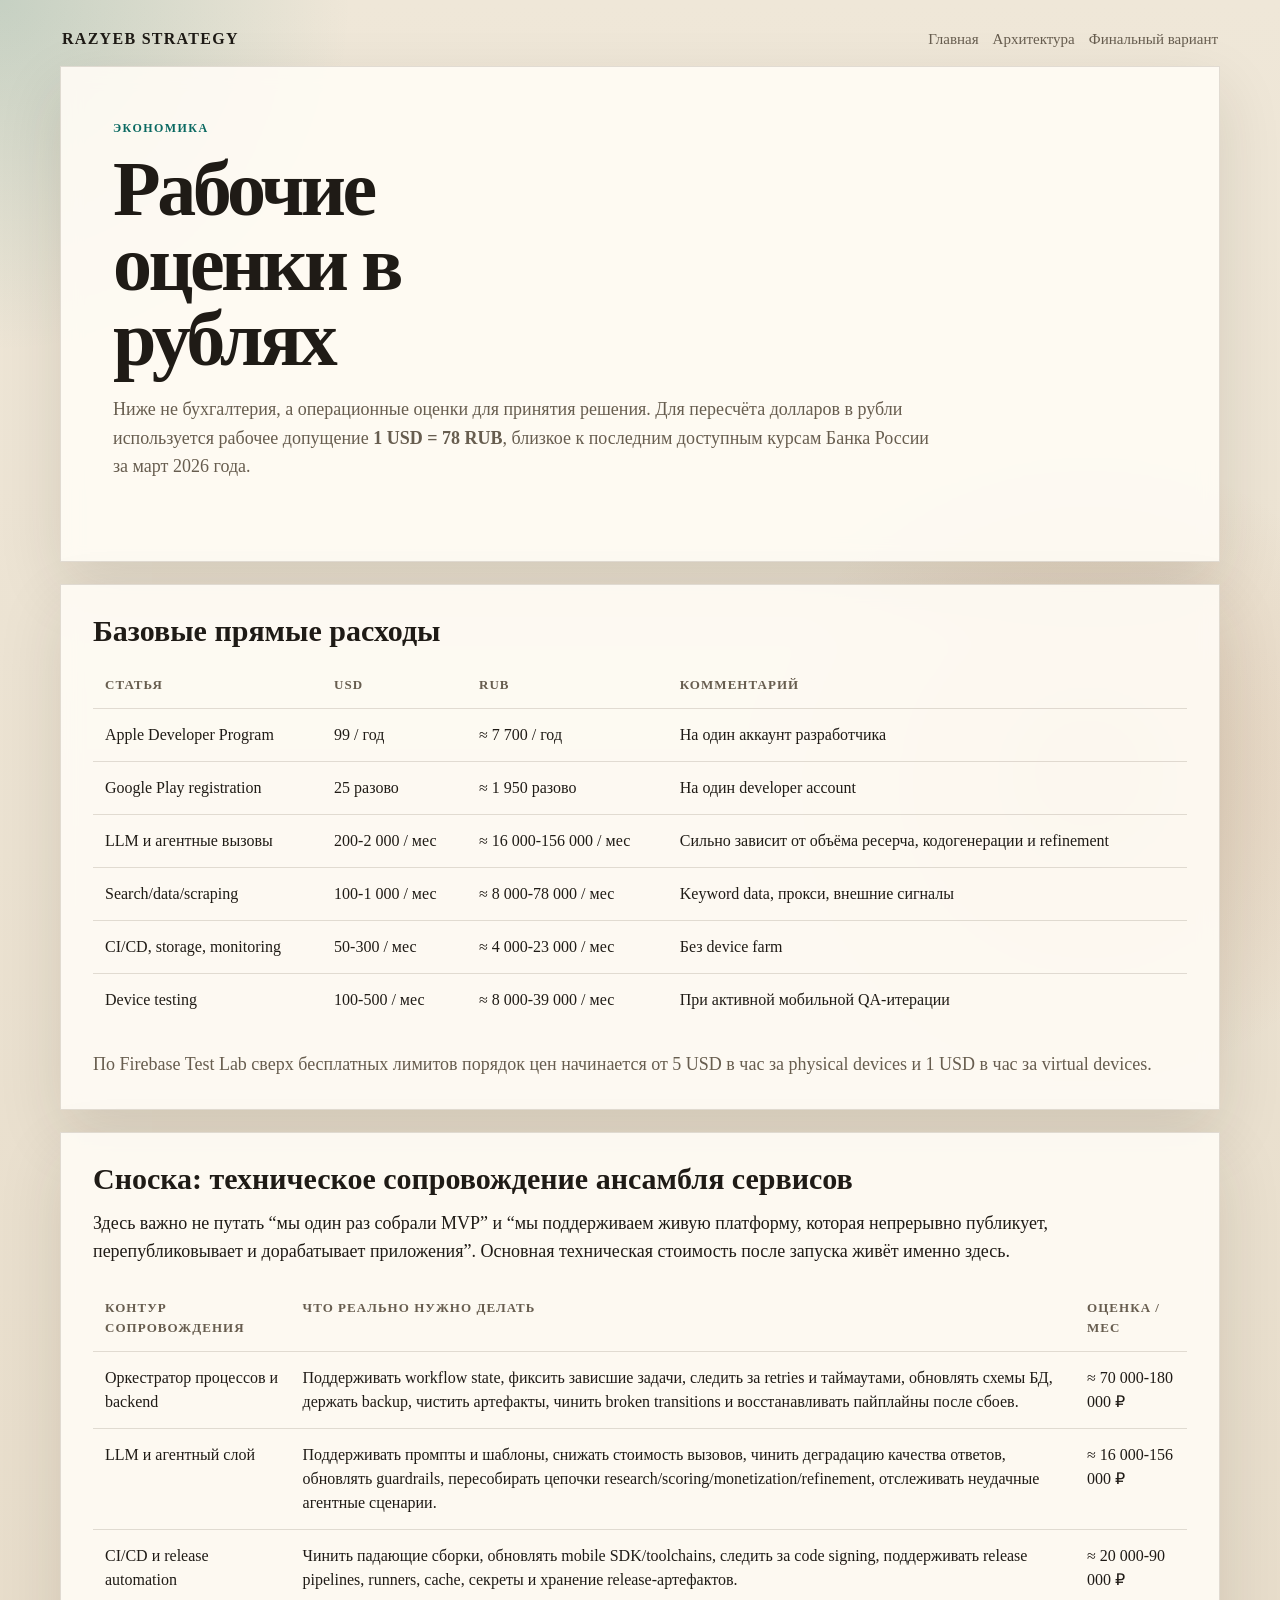
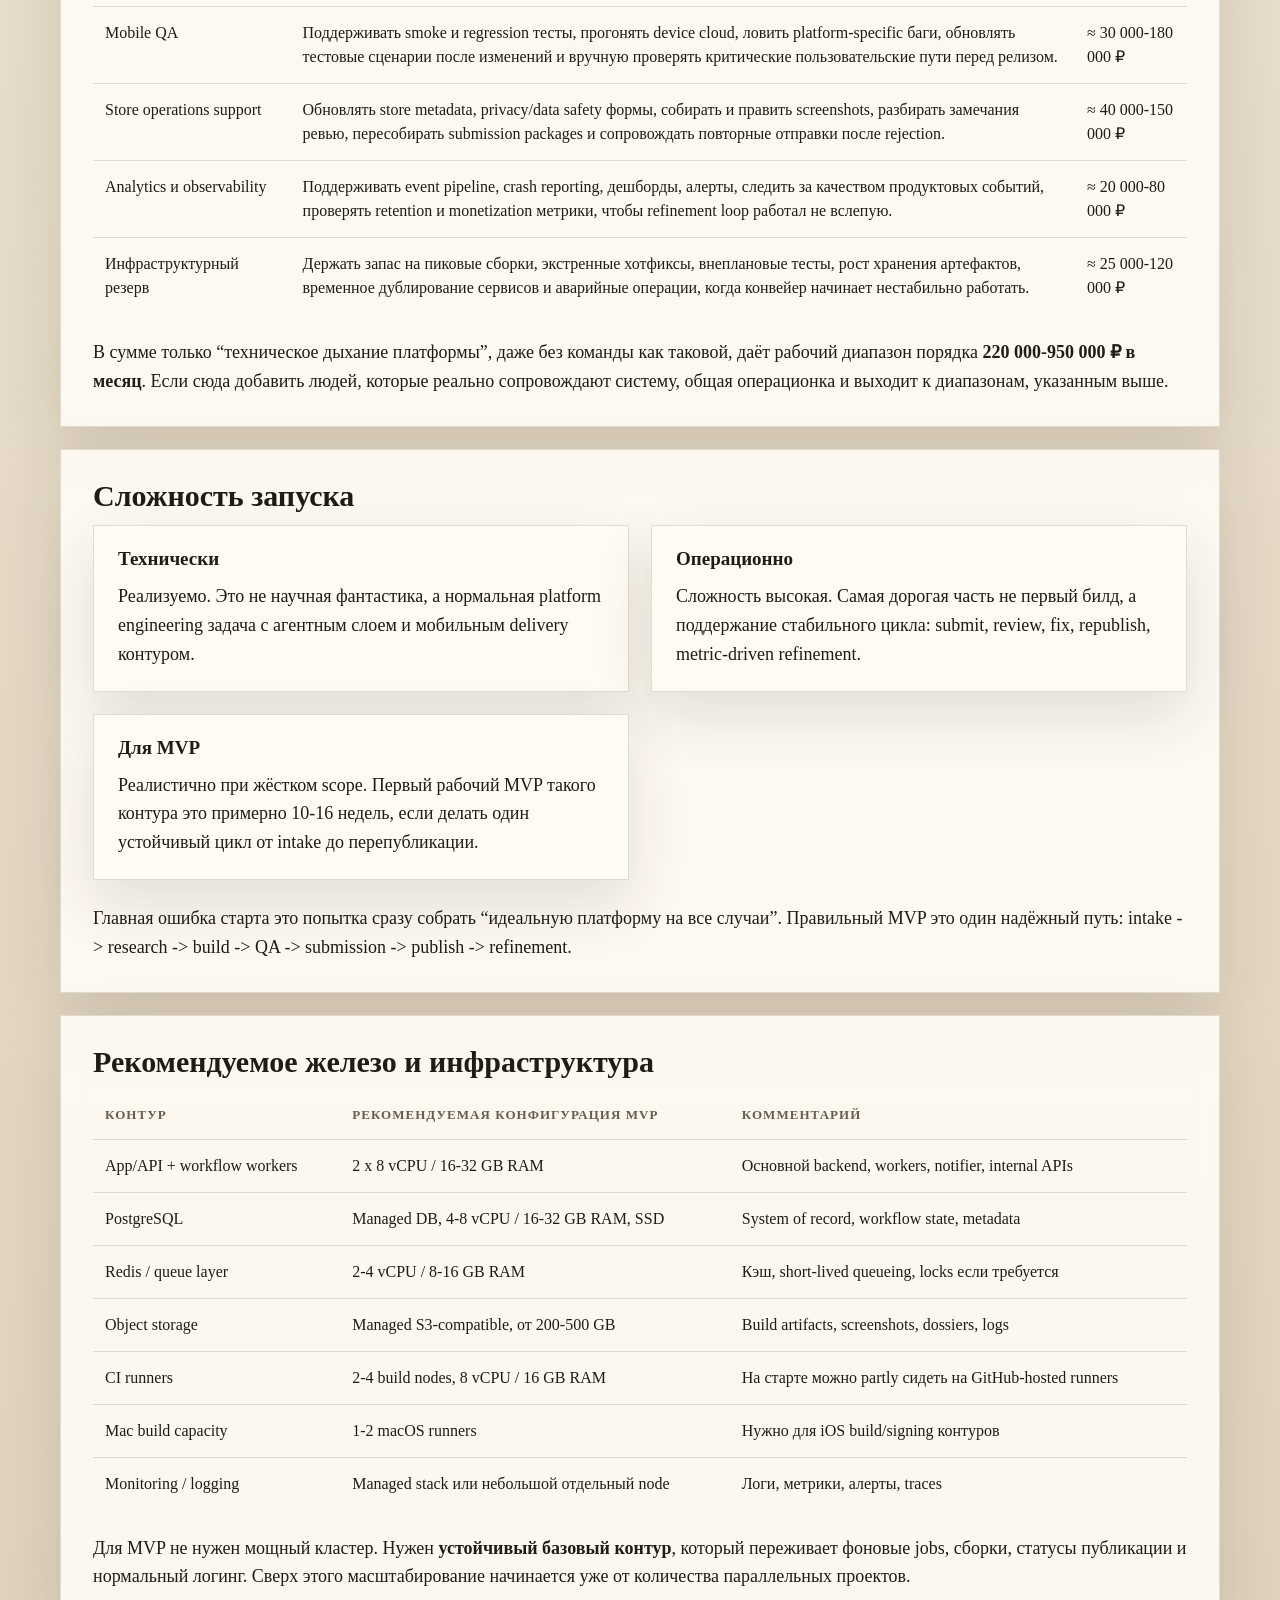
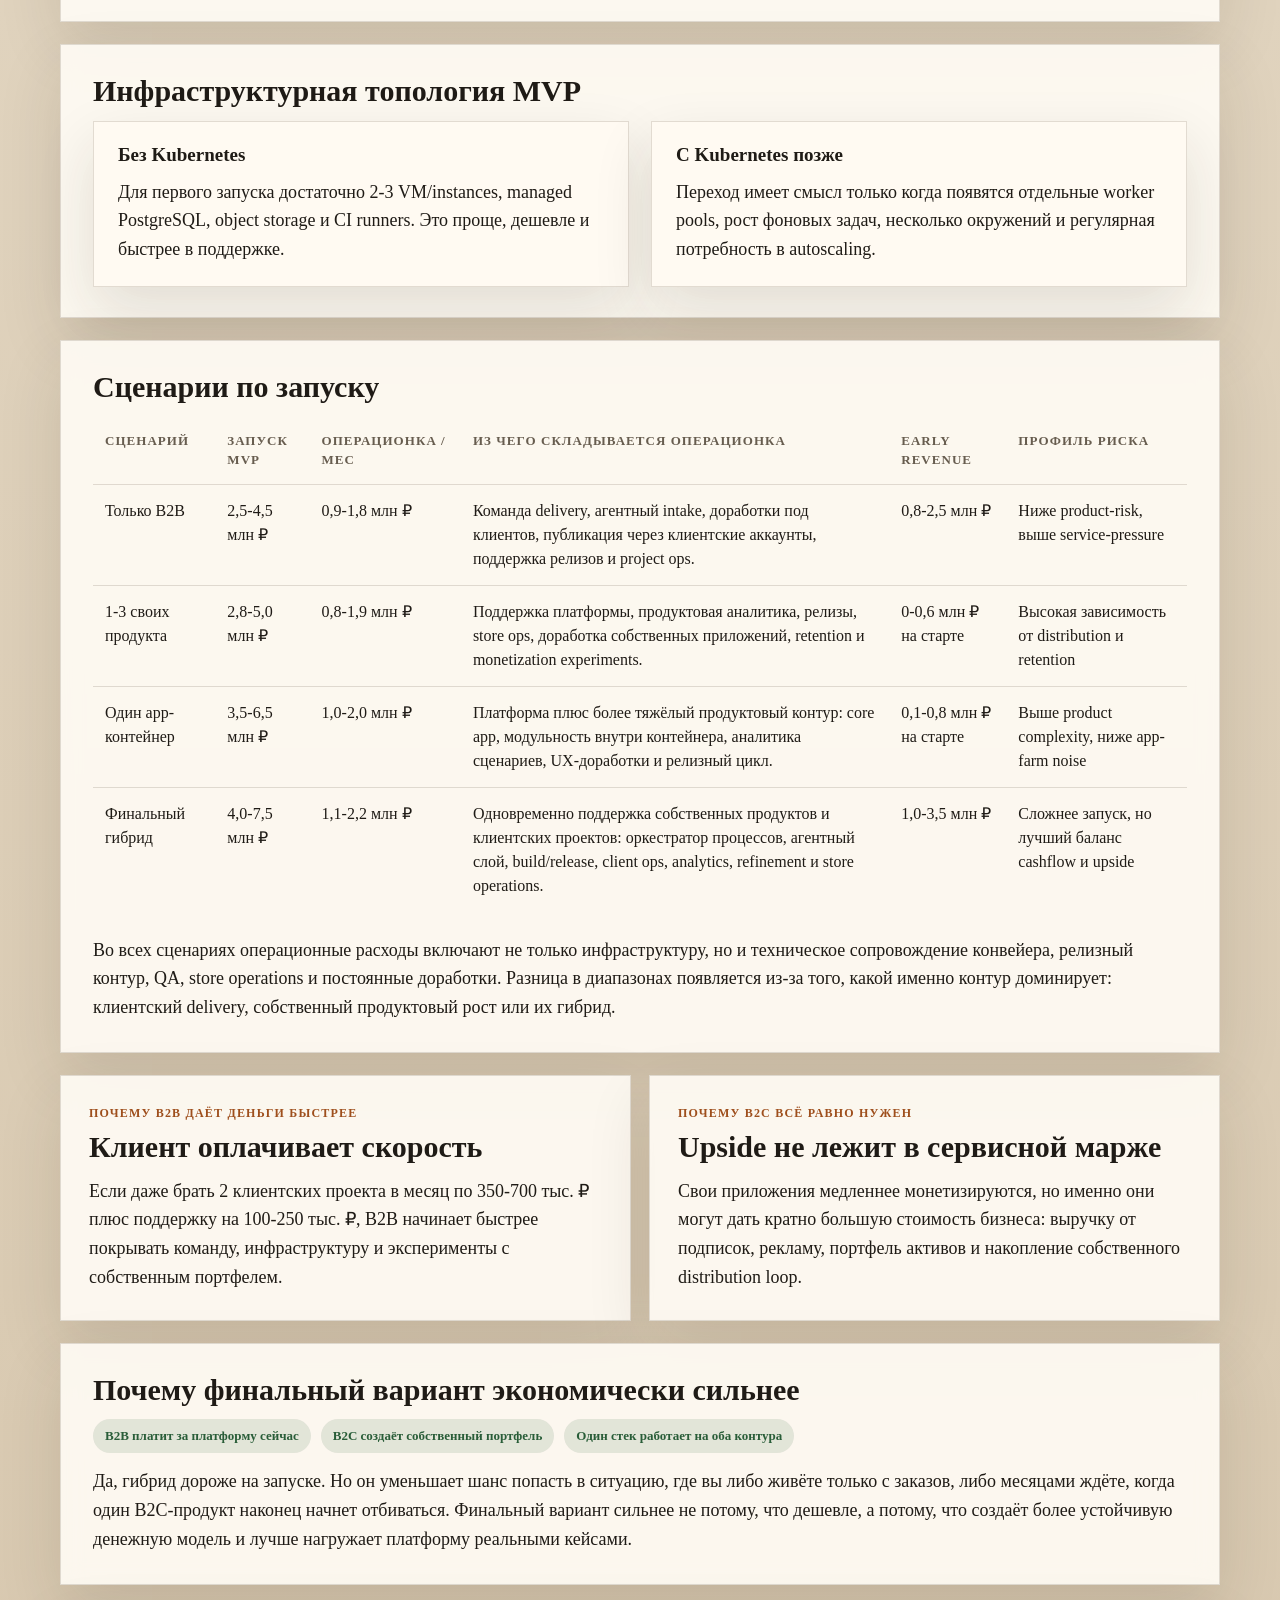
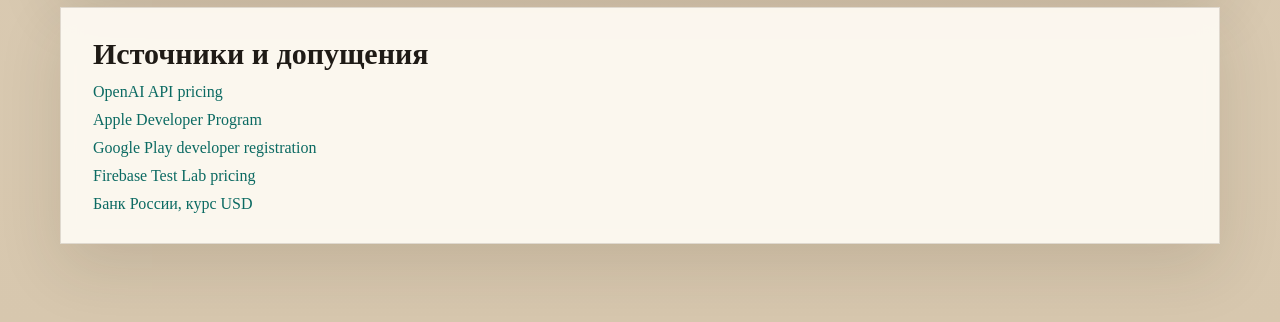
<file: economics.html>
<!doctype html>
<html lang="ru">
<head>
  <meta charset="utf-8">
  <meta name="viewport" content="width=device-width, initial-scale=1">
  <title>Экономика в рублях</title>
  <link rel="stylesheet" href="./site.css">
</head>
<body>
  <div class="shell">
    <header class="topbar">
      <a class="brand" href="./index.html">Razyeb Strategy</a>
      <nav class="nav">
        <a href="./index.html">Главная</a>
        <a href="./architecture.html">Архитектура</a>
        <a href="./scenario-final-hybrid.html">Финальный вариант</a>
      </nav>
    </header>

    <section class="hero">
      <p class="eyebrow">Экономика</p>
      <h1>Рабочие оценки в рублях</h1>
      <p class="lede">
        Ниже не бухгалтерия, а операционные оценки для принятия решения.
        Для пересчёта долларов в рубли используется рабочее допущение
        <strong>1 USD = 78 RUB</strong>, близкое к последним доступным курсам
        Банка России за март 2026 года.
      </p>
    </section>

    <section class="panel">
      <h2>Базовые прямые расходы</h2>
      <table>
        <thead>
          <tr>
            <th>Статья</th>
            <th>USD</th>
            <th>RUB</th>
            <th>Комментарий</th>
          </tr>
        </thead>
        <tbody>
          <tr>
            <td>Apple Developer Program</td>
            <td>99 / год</td>
            <td>≈ 7 700 / год</td>
            <td>На один аккаунт разработчика</td>
          </tr>
          <tr>
            <td>Google Play registration</td>
            <td>25 разово</td>
            <td>≈ 1 950 разово</td>
            <td>На один developer account</td>
          </tr>
          <tr>
            <td>LLM и агентные вызовы</td>
            <td>200-2 000 / мес</td>
            <td>≈ 16 000-156 000 / мес</td>
            <td>Сильно зависит от объёма ресерча, кодогенерации и refinement</td>
          </tr>
          <tr>
            <td>Search/data/scraping</td>
            <td>100-1 000 / мес</td>
            <td>≈ 8 000-78 000 / мес</td>
            <td>Keyword data, прокси, внешние сигналы</td>
          </tr>
          <tr>
            <td>CI/CD, storage, monitoring</td>
            <td>50-300 / мес</td>
            <td>≈ 4 000-23 000 / мес</td>
            <td>Без device farm</td>
          </tr>
          <tr>
            <td>Device testing</td>
            <td>100-500 / мес</td>
            <td>≈ 8 000-39 000 / мес</td>
            <td>При активной мобильной QA-итерации</td>
          </tr>
        </tbody>
      </table>
      <p class="muted spacer-top">
        По Firebase Test Lab сверх бесплатных лимитов порядок цен начинается от
        5 USD в час за physical devices и 1 USD в час за virtual devices.
      </p>
    </section>

    <section class="panel">
      <h2>Сноска: техническое сопровождение ансамбля сервисов</h2>
      <p>
        Здесь важно не путать “мы один раз собрали MVP” и “мы поддерживаем живую
        платформу, которая непрерывно публикует, перепубликовывает и дорабатывает приложения”.
        Основная техническая стоимость после запуска живёт именно здесь.
      </p>
      <table>
        <thead>
          <tr>
            <th>Контур сопровождения</th>
            <th>Что реально нужно делать</th>
            <th>Оценка / мес</th>
          </tr>
        </thead>
        <tbody>
          <tr>
            <td>Оркестратор процессов и backend</td>
            <td>Поддерживать workflow state, фиксить зависшие задачи, следить за retries и таймаутами, обновлять схемы БД, держать backup, чистить артефакты, чинить broken transitions и восстанавливать пайплайны после сбоев.</td>
            <td>≈ 70 000-180 000 ₽</td>
          </tr>
          <tr>
            <td>LLM и агентный слой</td>
            <td>Поддерживать промпты и шаблоны, снижать стоимость вызовов, чинить деградацию качества ответов, обновлять guardrails, пересобирать цепочки research/scoring/monetization/refinement, отслеживать неудачные агентные сценарии.</td>
            <td>≈ 16 000-156 000 ₽</td>
          </tr>
          <tr>
            <td>CI/CD и release automation</td>
            <td>Чинить падающие сборки, обновлять mobile SDK/toolchains, следить за code signing, поддерживать release pipelines, runners, cache, секреты и хранение release-артефактов.</td>
            <td>≈ 20 000-90 000 ₽</td>
          </tr>
          <tr>
            <td>Mobile QA</td>
            <td>Поддерживать smoke и regression тесты, прогонять device cloud, ловить platform-specific баги, обновлять тестовые сценарии после изменений и вручную проверять критические пользовательские пути перед релизом.</td>
            <td>≈ 30 000-180 000 ₽</td>
          </tr>
          <tr>
            <td>Store operations support</td>
            <td>Обновлять store metadata, privacy/data safety формы, собирать и править screenshots, разбирать замечания ревью, пересобирать submission packages и сопровождать повторные отправки после rejection.</td>
            <td>≈ 40 000-150 000 ₽</td>
          </tr>
          <tr>
            <td>Analytics и observability</td>
            <td>Поддерживать event pipeline, crash reporting, дешборды, алерты, следить за качеством продуктовых событий, проверять retention и monetization метрики, чтобы refinement loop работал не вслепую.</td>
            <td>≈ 20 000-80 000 ₽</td>
          </tr>
          <tr>
            <td>Инфраструктурный резерв</td>
            <td>Держать запас на пиковые сборки, экстренные хотфиксы, внеплановые тесты, рост хранения артефактов, временное дублирование сервисов и аварийные операции, когда конвейер начинает нестабильно работать.</td>
            <td>≈ 25 000-120 000 ₽</td>
          </tr>
        </tbody>
      </table>
      <p class="spacer-top">
        В сумме только “техническое дыхание платформы”, даже без команды как таковой,
        даёт рабочий диапазон порядка <strong>220 000-950 000 ₽ в месяц</strong>.
        Если сюда добавить людей, которые реально сопровождают систему, общая
        операционка и выходит к диапазонам, указанным выше.
      </p>
    </section>

    <section class="panel">
      <h2>Сложность запуска</h2>
      <div class="list-grid">
        <article class="callout">
          <h3>Технически</h3>
          <p>Реализуемо. Это не научная фантастика, а нормальная platform engineering задача с агентным слоем и мобильным delivery контуром.</p>
        </article>
        <article class="callout">
          <h3>Операционно</h3>
          <p>Сложность высокая. Самая дорогая часть не первый билд, а поддержание стабильного цикла: submit, review, fix, republish, metric-driven refinement.</p>
        </article>
        <article class="callout">
          <h3>Для MVP</h3>
          <p>Реалистично при жёстком scope. Первый рабочий MVP такого контура это примерно 10-16 недель, если делать один устойчивый цикл от intake до перепубликации.</p>
        </article>
      </div>
      <p class="spacer-top">
        Главная ошибка старта это попытка сразу собрать “идеальную платформу на все случаи”.
        Правильный MVP это один надёжный путь: intake -> research -> build -> QA -> submission -> publish -> refinement.
      </p>
    </section>

    <section class="panel">
      <h2>Рекомендуемое железо и инфраструктура</h2>
      <table>
        <thead>
          <tr>
            <th>Контур</th>
            <th>Рекомендуемая конфигурация MVP</th>
            <th>Комментарий</th>
          </tr>
        </thead>
        <tbody>
          <tr>
            <td>App/API + workflow workers</td>
            <td>2 x 8 vCPU / 16-32 GB RAM</td>
            <td>Основной backend, workers, notifier, internal APIs</td>
          </tr>
          <tr>
            <td>PostgreSQL</td>
            <td>Managed DB, 4-8 vCPU / 16-32 GB RAM, SSD</td>
            <td>System of record, workflow state, metadata</td>
          </tr>
          <tr>
            <td>Redis / queue layer</td>
            <td>2-4 vCPU / 8-16 GB RAM</td>
            <td>Кэш, short-lived queueing, locks если требуется</td>
          </tr>
          <tr>
            <td>Object storage</td>
            <td>Managed S3-compatible, от 200-500 GB</td>
            <td>Build artifacts, screenshots, dossiers, logs</td>
          </tr>
          <tr>
            <td>CI runners</td>
            <td>2-4 build nodes, 8 vCPU / 16 GB RAM</td>
            <td>На старте можно partly сидеть на GitHub-hosted runners</td>
          </tr>
          <tr>
            <td>Mac build capacity</td>
            <td>1-2 macOS runners</td>
            <td>Нужно для iOS build/signing контуров</td>
          </tr>
          <tr>
            <td>Monitoring / logging</td>
            <td>Managed stack или небольшой отдельный node</td>
            <td>Логи, метрики, алерты, traces</td>
          </tr>
        </tbody>
      </table>
      <p class="spacer-top">
        Для MVP не нужен мощный кластер. Нужен <strong>устойчивый базовый контур</strong>,
        который переживает фоновые jobs, сборки, статусы публикации и нормальный логинг.
        Сверх этого масштабирование начинается уже от количества параллельных проектов.
      </p>
    </section>

    <section class="panel">
      <h2>Инфраструктурная топология MVP</h2>
      <div class="list-grid">
        <article class="callout">
          <h3>Без Kubernetes</h3>
          <p>Для первого запуска достаточно 2-3 VM/instances, managed PostgreSQL, object storage и CI runners. Это проще, дешевле и быстрее в поддержке.</p>
        </article>
        <article class="callout">
          <h3>С Kubernetes позже</h3>
          <p>Переход имеет смысл только когда появятся отдельные worker pools, рост фоновых задач, несколько окружений и регулярная потребность в autoscaling.</p>
        </article>
      </div>
    </section>

    <section class="panel">
      <h2>Сценарии по запуску</h2>
      <table>
        <thead>
          <tr>
            <th>Сценарий</th>
            <th>Запуск MVP</th>
            <th>Операционка / мес</th>
            <th>Из чего складывается операционка</th>
            <th>Early revenue</th>
            <th>Профиль риска</th>
          </tr>
        </thead>
        <tbody>
          <tr>
            <td>Только B2B</td>
            <td>2,5-4,5 млн ₽</td>
            <td>0,9-1,8 млн ₽</td>
            <td>Команда delivery, агентный intake, доработки под клиентов, публикация через клиентские аккаунты, поддержка релизов и project ops.</td>
            <td>0,8-2,5 млн ₽</td>
            <td>Ниже product-risk, выше service-pressure</td>
          </tr>
          <tr>
            <td>1-3 своих продукта</td>
            <td>2,8-5,0 млн ₽</td>
            <td>0,8-1,9 млн ₽</td>
            <td>Поддержка платформы, продуктовая аналитика, релизы, store ops, доработка собственных приложений, retention и monetization experiments.</td>
            <td>0-0,6 млн ₽ на старте</td>
            <td>Высокая зависимость от distribution и retention</td>
          </tr>
          <tr>
            <td>Один app-контейнер</td>
            <td>3,5-6,5 млн ₽</td>
            <td>1,0-2,0 млн ₽</td>
            <td>Платформа плюс более тяжёлый продуктовый контур: core app, модульность внутри контейнера, аналитика сценариев, UX-доработки и релизный цикл.</td>
            <td>0,1-0,8 млн ₽ на старте</td>
            <td>Выше product complexity, ниже app-farm noise</td>
          </tr>
          <tr>
            <td>Финальный гибрид</td>
            <td>4,0-7,5 млн ₽</td>
            <td>1,1-2,2 млн ₽</td>
            <td>Одновременно поддержка собственных продуктов и клиентских проектов: оркестратор процессов, агентный слой, build/release, client ops, analytics, refinement и store operations.</td>
            <td>1,0-3,5 млн ₽</td>
            <td>Сложнее запуск, но лучший баланс cashflow и upside</td>
          </tr>
        </tbody>
      </table>
      <p class="spacer-top">
        Во всех сценариях операционные расходы включают не только инфраструктуру,
        но и техническое сопровождение конвейера, релизный контур, QA, store operations
        и постоянные доработки. Разница в диапазонах появляется из-за того, какой именно
        контур доминирует: клиентский delivery, собственный продуктовый рост или их гибрид.
      </p>
    </section>

    <section class="panel panel-grid">
      <article class="card">
        <p class="card-label">Почему B2B даёт деньги быстрее</p>
        <h2>Клиент оплачивает скорость</h2>
        <p>
          Если даже брать 2 клиентских проекта в месяц по 350-700 тыс. ₽ плюс
          поддержку на 100-250 тыс. ₽, B2B начинает быстрее покрывать команду,
          инфраструктуру и эксперименты с собственным портфелем.
        </p>
      </article>
      <article class="card">
        <p class="card-label">Почему B2C всё равно нужен</p>
        <h2>Upside не лежит в сервисной марже</h2>
        <p>
          Свои приложения медленнее монетизируются, но именно они могут дать
          кратно большую стоимость бизнеса: выручку от подписок, рекламу,
          портфель активов и накопление собственного distribution loop.
        </p>
      </article>
    </section>

    <section class="panel">
      <h2>Почему финальный вариант экономически сильнее</h2>
      <div class="badge-row">
        <span class="badge badge-good">B2B платит за платформу сейчас</span>
        <span class="badge badge-good">B2C создаёт собственный портфель</span>
        <span class="badge badge-good">Один стек работает на оба контура</span>
      </div>
      <p>
        Да, гибрид дороже на запуске. Но он уменьшает шанс попасть в ситуацию,
        где вы либо живёте только с заказов, либо месяцами ждёте, когда один
        B2C-продукт наконец начнет отбиваться. Финальный вариант сильнее не
        потому, что дешевле, а потому, что создаёт более устойчивую денежную
        модель и лучше нагружает платформу реальными кейсами.
      </p>
    </section>

    <section class="panel">
      <h2>Источники и допущения</h2>
      <div class="links">
        <a href="https://openai.com/api/pricing/">OpenAI API pricing</a>
        <a href="https://developer.apple.com/programs/">Apple Developer Program</a>
        <a href="https://support.google.com/googleplay/android-developer/answer/9875040">Google Play developer registration</a>
        <a href="https://firebase.google.com/docs/test-lab/usage-quotas-pricing">Firebase Test Lab pricing</a>
        <a href="https://www.cbr.ru/currency_base/dynamics/?UniDbQuery.From=01.02.2026&UniDbQuery.Posted=True&UniDbQuery.To=04.03.2026&UniDbQuery.VAL_NM_RQ=R01235&UniDbQuery.mode=1&UniDbQuery.so=1">Банк России, курс USD</a>
      </div>
    </section>
  </div>
</body>
</html>
</file>
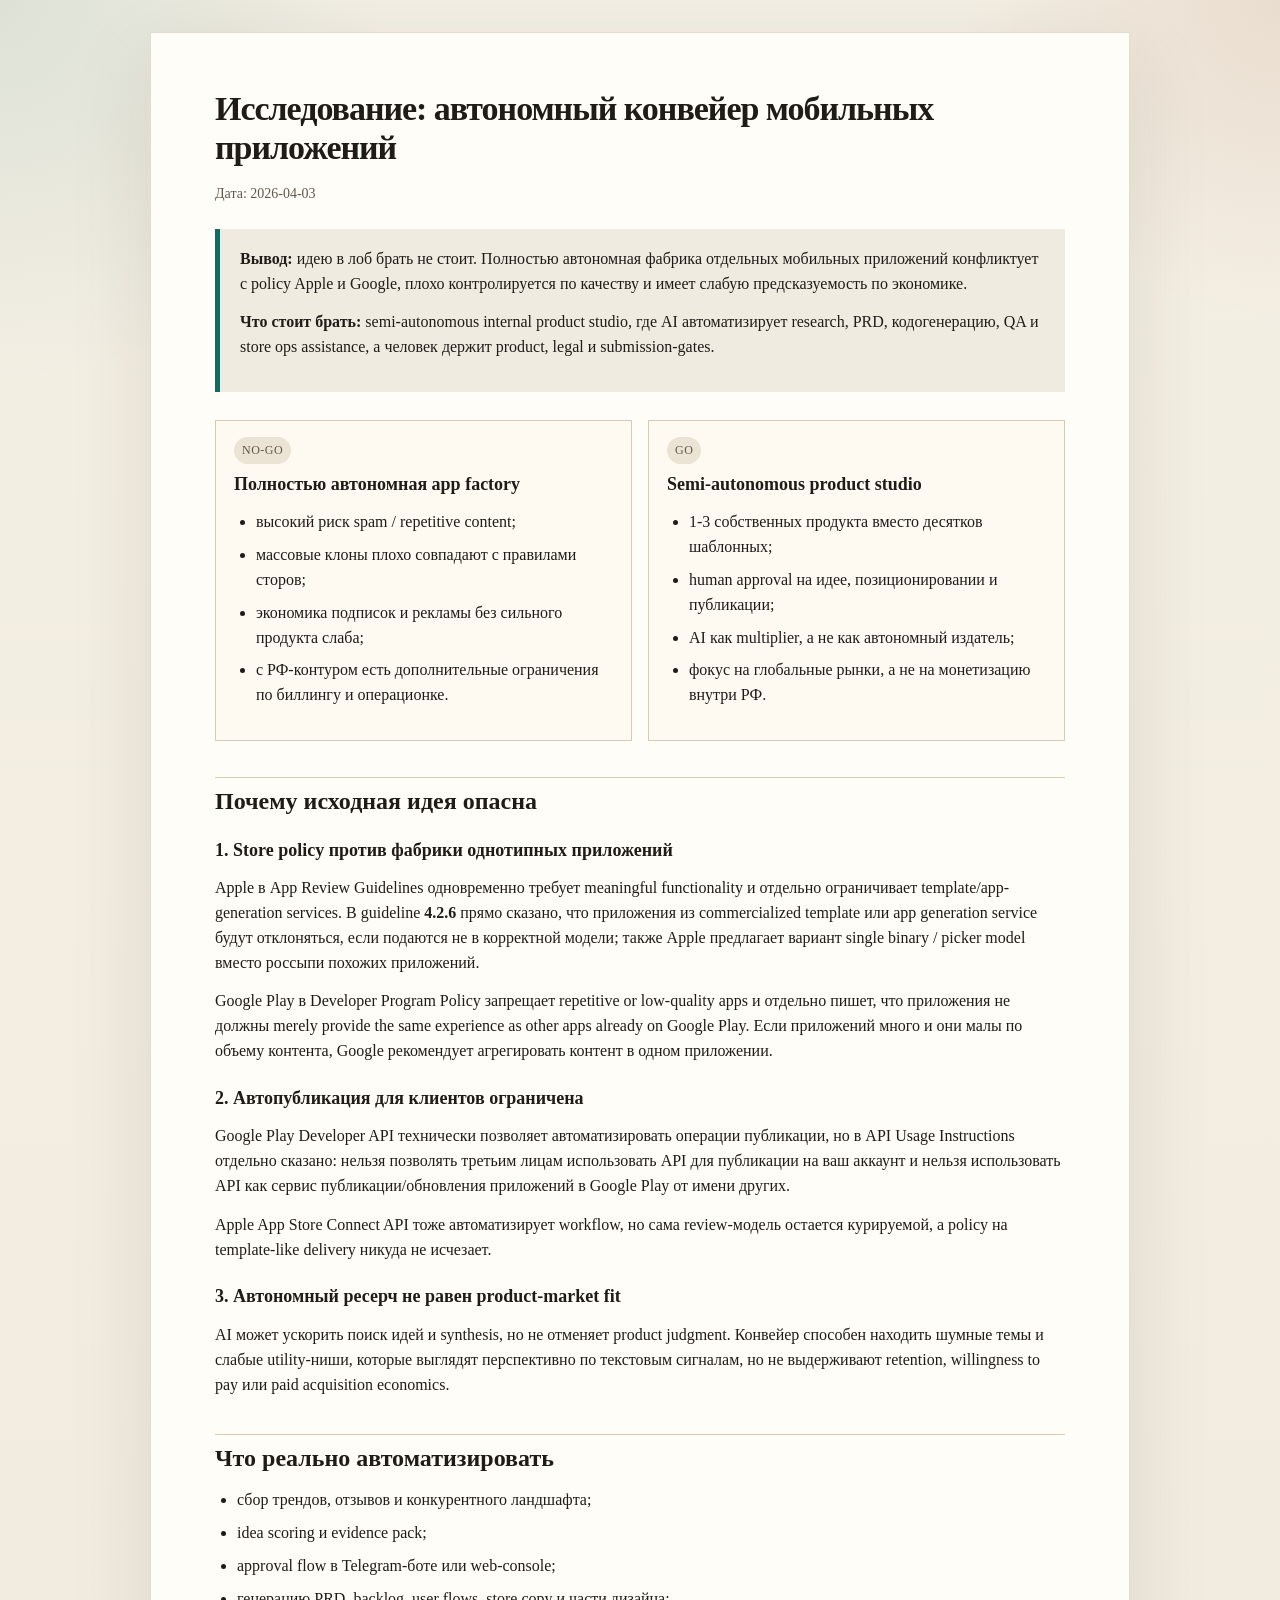
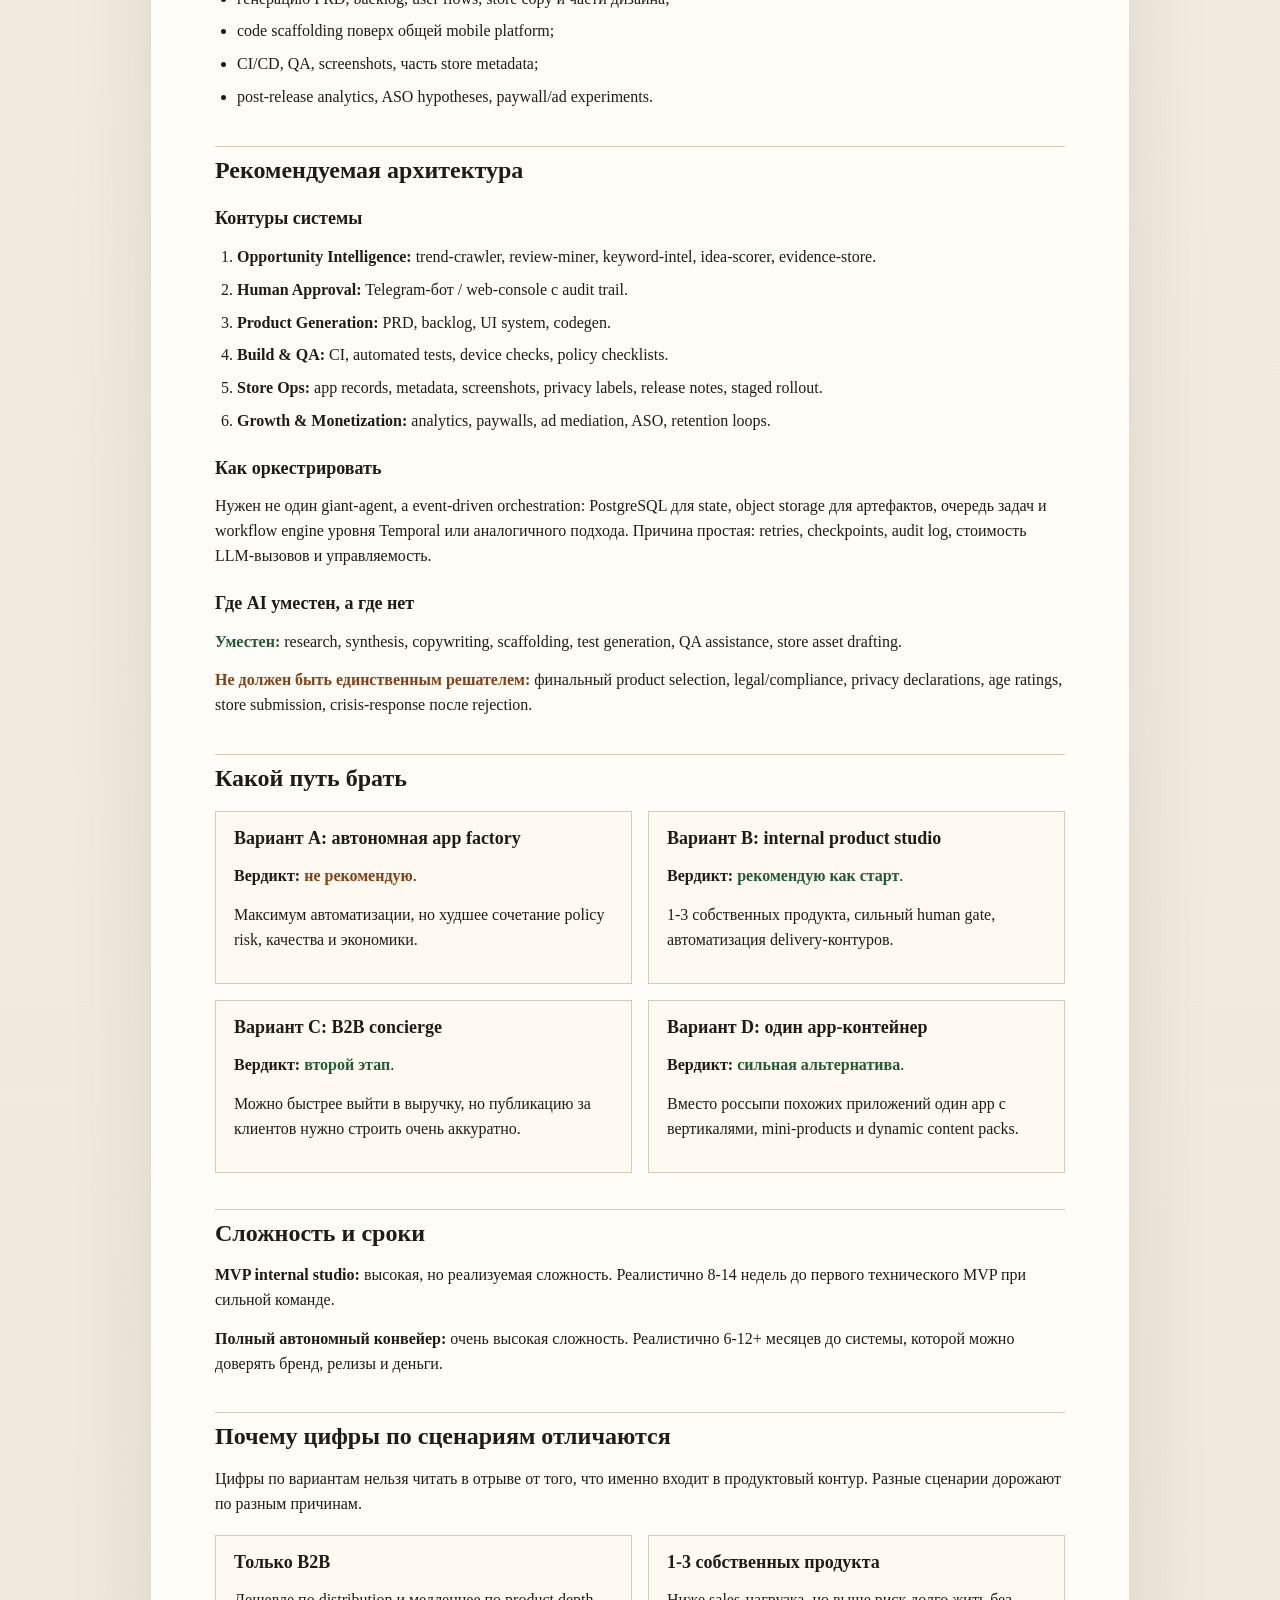
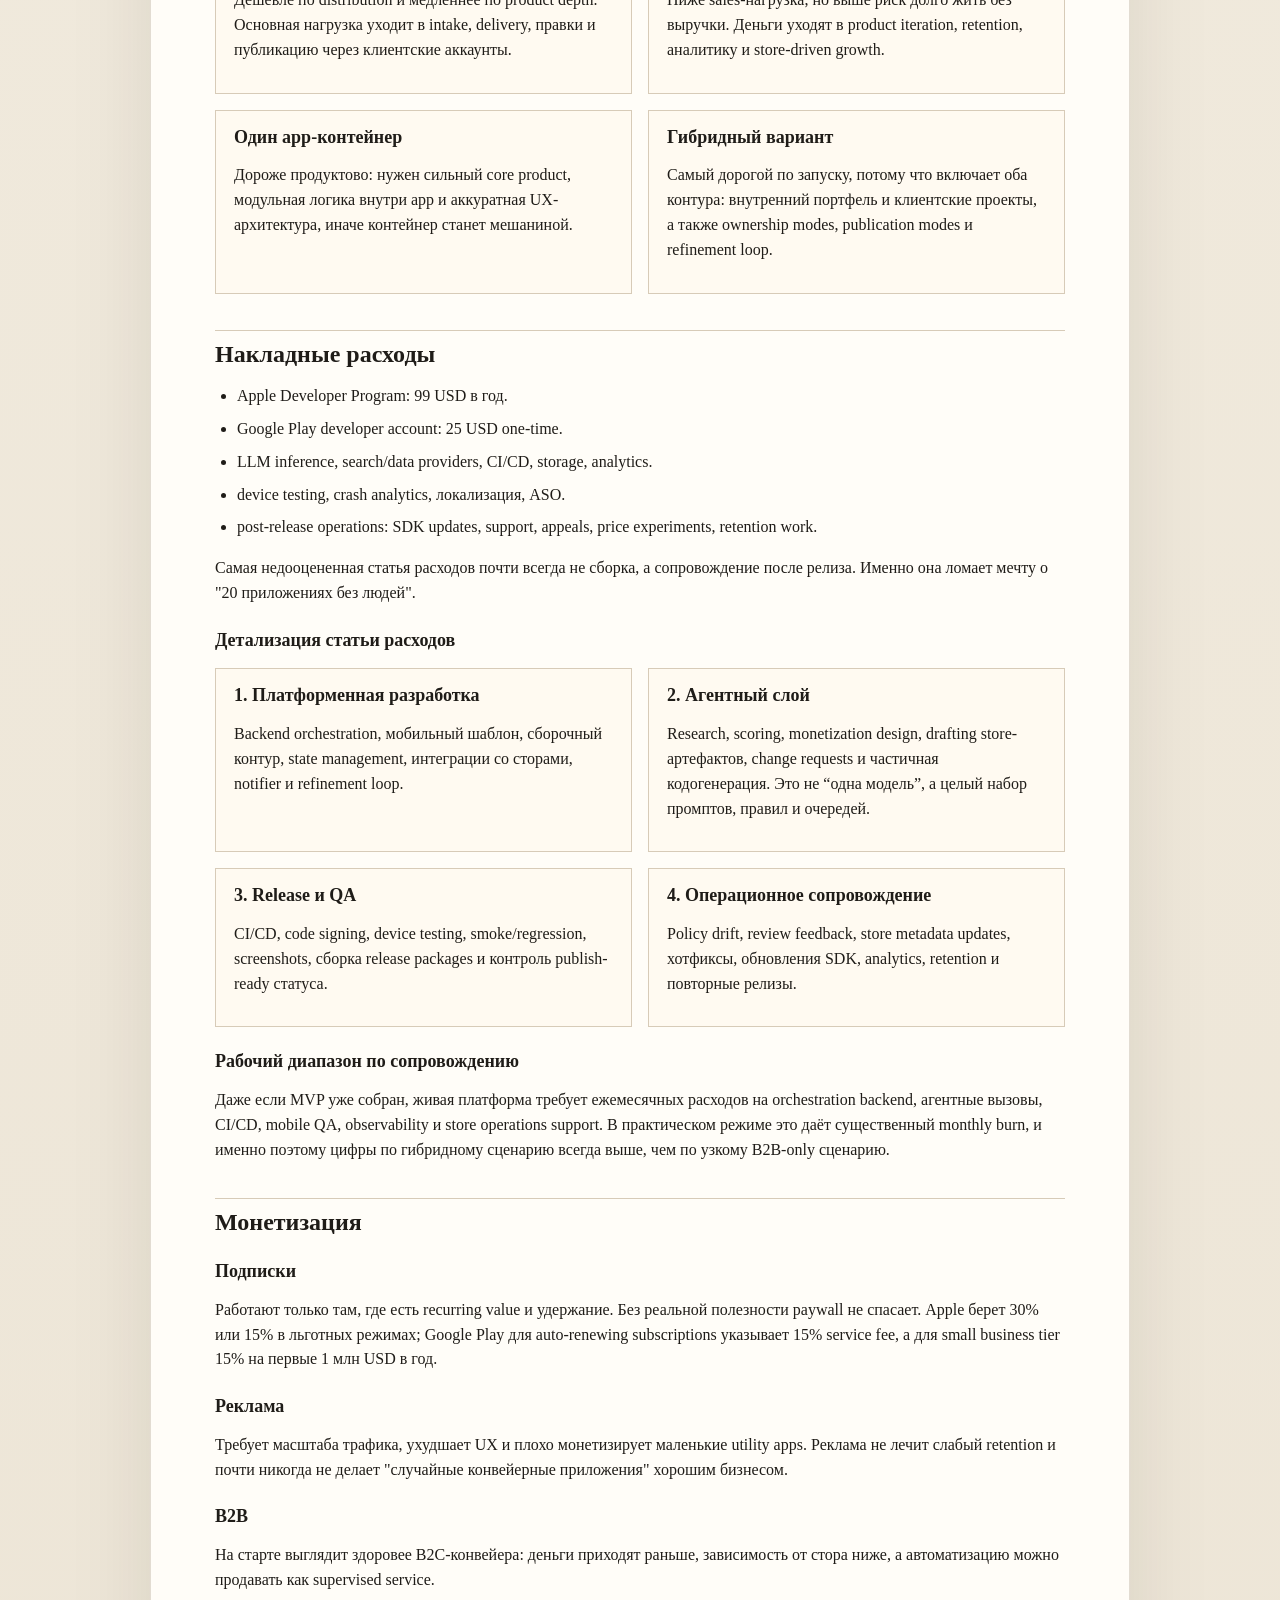
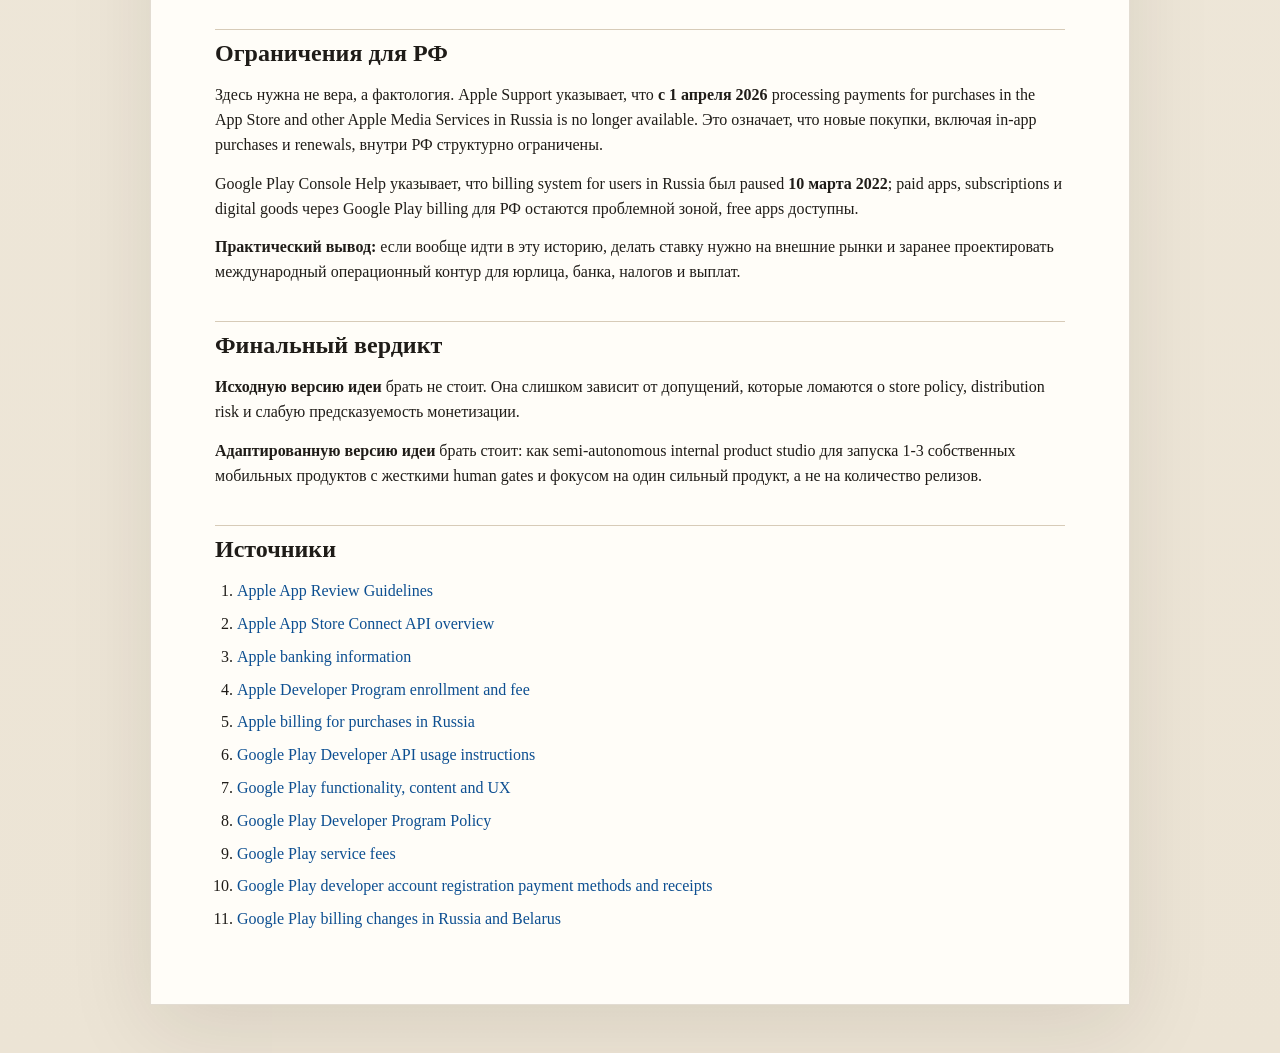
<file: mobile-app-pipeline-feasibility.html>
<!doctype html>
<html lang="ru">
<head>
  <meta charset="utf-8">
  <meta name="viewport" content="width=device-width, initial-scale=1">
  <title>Исследование: автономный конвейер мобильных приложений</title>
  <style>
    :root {
      --bg: #f6f2e8;
      --paper: #fffdf8;
      --ink: #1f1c18;
      --muted: #60584d;
      --line: #d7cbb8;
      --accent: #0f6b5f;
      --warn: #8a3d10;
      --good: #215b34;
    }

    * {
      box-sizing: border-box;
    }

    body {
      margin: 0;
      background:
        radial-gradient(circle at top left, rgba(15, 107, 95, 0.10), transparent 24rem),
        radial-gradient(circle at top right, rgba(138, 61, 16, 0.10), transparent 20rem),
        linear-gradient(180deg, #f4efe4 0%, #ece4d5 100%);
      color: var(--ink);
      font-family: "Georgia", "Times New Roman", serif;
      line-height: 1.55;
    }

    .page {
      width: min(980px, calc(100vw - 48px));
      margin: 32px auto 48px;
      background: var(--paper);
      border: 1px solid rgba(122, 100, 76, 0.22);
      box-shadow: 0 24px 80px rgba(39, 30, 15, 0.10);
      padding: 56px 64px;
    }

    h1, h2, h3 {
      line-height: 1.15;
      margin: 0 0 16px;
      font-weight: 700;
    }

    h1 {
      font-size: 34px;
      letter-spacing: -0.03em;
    }

    h2 {
      font-size: 24px;
      margin-top: 36px;
      padding-top: 10px;
      border-top: 1px solid var(--line);
    }

    h3 {
      font-size: 18px;
      margin-top: 24px;
    }

    p {
      margin: 0 0 14px;
      font-size: 16px;
    }

    ul, ol {
      margin: 0 0 16px 22px;
      padding: 0;
    }

    li {
      margin: 0 0 8px;
    }

    .meta {
      color: var(--muted);
      font-size: 14px;
      margin-bottom: 24px;
    }

    .summary {
      background: #f0ebe0;
      border-left: 5px solid var(--accent);
      padding: 18px 20px;
      margin: 24px 0 28px;
    }

    .grid {
      display: grid;
      grid-template-columns: repeat(2, minmax(0, 1fr));
      gap: 16px;
      margin: 18px 0 24px;
    }

    .card {
      border: 1px solid var(--line);
      padding: 16px 18px;
      background: #fffaf1;
    }

    .card h3 {
      margin-top: 0;
    }

    .tag {
      display: inline-block;
      padding: 4px 8px;
      border-radius: 999px;
      font-size: 12px;
      letter-spacing: 0.04em;
      text-transform: uppercase;
      margin-bottom: 10px;
      background: #ebe3d3;
      color: var(--muted);
    }

    .bad {
      color: var(--warn);
      font-weight: 700;
    }

    .good {
      color: var(--good);
      font-weight: 700;
    }

    .sources li {
      word-break: break-word;
    }

    a {
      color: #0d4f91;
      text-decoration: none;
    }

    @media print {
      body {
        background: #fff;
      }

      .page {
        width: auto;
        margin: 0;
        border: 0;
        box-shadow: none;
        padding: 24px 28px;
      }

      a {
        color: inherit;
      }
    }
  </style>
</head>
<body>
  <main class="page">
    <h1>Исследование: автономный конвейер мобильных приложений</h1>
    <p class="meta">Дата: 2026-04-03</p>

    <section class="summary">
      <p><strong>Вывод:</strong> идею в лоб брать не стоит. Полностью автономная фабрика отдельных мобильных приложений конфликтует с policy Apple и Google, плохо контролируется по качеству и имеет слабую предсказуемость по экономике.</p>
      <p><strong>Что стоит брать:</strong> semi-autonomous internal product studio, где AI автоматизирует research, PRD, кодогенерацию, QA и store ops assistance, а человек держит product, legal и submission-gates.</p>
    </section>

    <div class="grid">
      <section class="card">
        <div class="tag">No-Go</div>
        <h3>Полностью автономная app factory</h3>
        <ul>
          <li>высокий риск spam / repetitive content;</li>
          <li>массовые клоны плохо совпадают с правилами сторов;</li>
          <li>экономика подписок и рекламы без сильного продукта слаба;</li>
          <li>с РФ-контуром есть дополнительные ограничения по биллингу и операционке.</li>
        </ul>
      </section>
      <section class="card">
        <div class="tag">Go</div>
        <h3>Semi-autonomous product studio</h3>
        <ul>
          <li>1-3 собственных продукта вместо десятков шаблонных;</li>
          <li>human approval на идее, позиционировании и публикации;</li>
          <li>AI как multiplier, а не как автономный издатель;</li>
          <li>фокус на глобальные рынки, а не на монетизацию внутри РФ.</li>
        </ul>
      </section>
    </div>

    <h2>Почему исходная идея опасна</h2>
    <h3>1. Store policy против фабрики однотипных приложений</h3>
    <p>Apple в App Review Guidelines одновременно требует meaningful functionality и отдельно ограничивает template/app-generation services. В guideline <strong>4.2.6</strong> прямо сказано, что приложения из commercialized template или app generation service будут отклоняться, если подаются не в корректной модели; также Apple предлагает вариант single binary / picker model вместо россыпи похожих приложений.</p>
    <p>Google Play в Developer Program Policy запрещает repetitive or low-quality apps и отдельно пишет, что приложения не должны merely provide the same experience as other apps already on Google Play. Если приложений много и они малы по объему контента, Google рекомендует агрегировать контент в одном приложении.</p>

    <h3>2. Автопубликация для клиентов ограничена</h3>
    <p>Google Play Developer API технически позволяет автоматизировать операции публикации, но в API Usage Instructions отдельно сказано: нельзя позволять третьим лицам использовать API для публикации на ваш аккаунт и нельзя использовать API как сервис публикации/обновления приложений в Google Play от имени других.</p>
    <p>Apple App Store Connect API тоже автоматизирует workflow, но сама review-модель остается курируемой, а policy на template-like delivery никуда не исчезает.</p>

    <h3>3. Автономный ресерч не равен product-market fit</h3>
    <p>AI может ускорить поиск идей и synthesis, но не отменяет product judgment. Конвейер способен находить шумные темы и слабые utility-ниши, которые выглядят перспективно по текстовым сигналам, но не выдерживают retention, willingness to pay или paid acquisition economics.</p>

    <h2>Что реально автоматизировать</h2>
    <ul>
      <li>сбор трендов, отзывов и конкурентного ландшафта;</li>
      <li>idea scoring и evidence pack;</li>
      <li>approval flow в Telegram-боте или web-console;</li>
      <li>генерацию PRD, backlog, user flows, store copy и части дизайна;</li>
      <li>code scaffolding поверх общей mobile platform;</li>
      <li>CI/CD, QA, screenshots, часть store metadata;</li>
      <li>post-release analytics, ASO hypotheses, paywall/ad experiments.</li>
    </ul>

    <h2>Рекомендуемая архитектура</h2>
    <h3>Контуры системы</h3>
    <ol>
      <li><strong>Opportunity Intelligence:</strong> trend-crawler, review-miner, keyword-intel, idea-scorer, evidence-store.</li>
      <li><strong>Human Approval:</strong> Telegram-бот / web-console с audit trail.</li>
      <li><strong>Product Generation:</strong> PRD, backlog, UI system, codegen.</li>
      <li><strong>Build &amp; QA:</strong> CI, automated tests, device checks, policy checklists.</li>
      <li><strong>Store Ops:</strong> app records, metadata, screenshots, privacy labels, release notes, staged rollout.</li>
      <li><strong>Growth &amp; Monetization:</strong> analytics, paywalls, ad mediation, ASO, retention loops.</li>
    </ol>

    <h3>Как оркестрировать</h3>
    <p>Нужен не один giant-agent, а event-driven orchestration: PostgreSQL для state, object storage для артефактов, очередь задач и workflow engine уровня Temporal или аналогичного подхода. Причина простая: retries, checkpoints, audit log, стоимость LLM-вызовов и управляемость.</p>

    <h3>Где AI уместен, а где нет</h3>
    <p><span class="good">Уместен:</span> research, synthesis, copywriting, scaffolding, test generation, QA assistance, store asset drafting.</p>
    <p><span class="bad">Не должен быть единственным решателем:</span> финальный product selection, legal/compliance, privacy declarations, age ratings, store submission, crisis-response после rejection.</p>

    <h2>Какой путь брать</h2>
    <div class="grid">
      <section class="card">
        <h3>Вариант A: автономная app factory</h3>
        <p><strong>Вердикт:</strong> <span class="bad">не рекомендую</span>.</p>
        <p>Максимум автоматизации, но худшее сочетание policy risk, качества и экономики.</p>
      </section>
      <section class="card">
        <h3>Вариант B: internal product studio</h3>
        <p><strong>Вердикт:</strong> <span class="good">рекомендую как старт</span>.</p>
        <p>1-3 собственных продукта, сильный human gate, автоматизация delivery-контуров.</p>
      </section>
      <section class="card">
        <h3>Вариант C: B2B concierge</h3>
        <p><strong>Вердикт:</strong> <span class="good">второй этап</span>.</p>
        <p>Можно быстрее выйти в выручку, но публикацию за клиентов нужно строить очень аккуратно.</p>
      </section>
      <section class="card">
        <h3>Вариант D: один app-контейнер</h3>
        <p><strong>Вердикт:</strong> <span class="good">сильная альтернатива</span>.</p>
        <p>Вместо россыпи похожих приложений один app с вертикалями, mini-products и dynamic content packs.</p>
      </section>
    </div>

    <h2>Сложность и сроки</h2>
    <p><strong>MVP internal studio:</strong> высокая, но реализуемая сложность. Реалистично 8-14 недель до первого технического MVP при сильной команде.</p>
    <p><strong>Полный автономный конвейер:</strong> очень высокая сложность. Реалистично 6-12+ месяцев до системы, которой можно доверять бренд, релизы и деньги.</p>

    <h2>Почему цифры по сценариям отличаются</h2>
    <p>Цифры по вариантам нельзя читать в отрыве от того, что именно входит в продуктовый контур. Разные сценарии дорожают по разным причинам.</p>
    <div class="grid">
      <section class="card">
        <h3>Только B2B</h3>
        <p>Дешевле по distribution и медленнее по product depth. Основная нагрузка уходит в intake, delivery, правки и публикацию через клиентские аккаунты.</p>
      </section>
      <section class="card">
        <h3>1-3 собственных продукта</h3>
        <p>Ниже sales-нагрузка, но выше риск долго жить без выручки. Деньги уходят в product iteration, retention, аналитику и store-driven growth.</p>
      </section>
      <section class="card">
        <h3>Один app-контейнер</h3>
        <p>Дороже продуктово: нужен сильный core product, модульная логика внутри app и аккуратная UX-архитектура, иначе контейнер станет мешаниной.</p>
      </section>
      <section class="card">
        <h3>Гибридный вариант</h3>
        <p>Самый дорогой по запуску, потому что включает оба контура: внутренний портфель и клиентские проекты, а также ownership modes, publication modes и refinement loop.</p>
      </section>
    </div>

    <h2>Накладные расходы</h2>
    <ul>
      <li>Apple Developer Program: 99 USD в год.</li>
      <li>Google Play developer account: 25 USD one-time.</li>
      <li>LLM inference, search/data providers, CI/CD, storage, analytics.</li>
      <li>device testing, crash analytics, локализация, ASO.</li>
      <li>post-release operations: SDK updates, support, appeals, price experiments, retention work.</li>
    </ul>
    <p>Самая недооцененная статья расходов почти всегда не сборка, а сопровождение после релиза. Именно она ломает мечту о "20 приложениях без людей".</p>

    <h3>Детализация статьи расходов</h3>
    <div class="grid">
      <section class="card">
        <h3>1. Платформенная разработка</h3>
        <p>Backend orchestration, мобильный шаблон, сборочный контур, state management, интеграции со сторами, notifier и refinement loop.</p>
      </section>
      <section class="card">
        <h3>2. Агентный слой</h3>
        <p>Research, scoring, monetization design, drafting store-артефактов, change requests и частичная кодогенерация. Это не “одна модель”, а целый набор промптов, правил и очередей.</p>
      </section>
      <section class="card">
        <h3>3. Release и QA</h3>
        <p>CI/CD, code signing, device testing, smoke/regression, screenshots, сборка release packages и контроль publish-ready статуса.</p>
      </section>
      <section class="card">
        <h3>4. Операционное сопровождение</h3>
        <p>Policy drift, review feedback, store metadata updates, хотфиксы, обновления SDK, analytics, retention и повторные релизы.</p>
      </section>
    </div>

    <h3>Рабочий диапазон по сопровождению</h3>
    <p>Даже если MVP уже собран, живая платформа требует ежемесячных расходов на orchestration backend, агентные вызовы, CI/CD, mobile QA, observability и store operations support. В практическом режиме это даёт существенный monthly burn, и именно поэтому цифры по гибридному сценарию всегда выше, чем по узкому B2B-only сценарию.</p>

    <h2>Монетизация</h2>
    <h3>Подписки</h3>
    <p>Работают только там, где есть recurring value и удержание. Без реальной полезности paywall не спасает. Apple берет 30% или 15% в льготных режимах; Google Play для auto-renewing subscriptions указывает 15% service fee, а для small business tier 15% на первые 1 млн USD в год.</p>

    <h3>Реклама</h3>
    <p>Требует масштаба трафика, ухудшает UX и плохо монетизирует маленькие utility apps. Реклама не лечит слабый retention и почти никогда не делает "случайные конвейерные приложения" хорошим бизнесом.</p>

    <h3>B2B</h3>
    <p>На старте выглядит здоровее B2C-конвейера: деньги приходят раньше, зависимость от стора ниже, а автоматизацию можно продавать как supervised service.</p>

    <h2>Ограничения для РФ</h2>
    <p>Здесь нужна не вера, а фактология. Apple Support указывает, что <strong>с 1 апреля 2026</strong> processing payments for purchases in the App Store and other Apple Media Services in Russia is no longer available. Это означает, что новые покупки, включая in-app purchases и renewals, внутри РФ структурно ограничены.</p>
    <p>Google Play Console Help указывает, что billing system for users in Russia был paused <strong>10 марта 2022</strong>; paid apps, subscriptions и digital goods через Google Play billing для РФ остаются проблемной зоной, free apps доступны.</p>
    <p><strong>Практический вывод:</strong> если вообще идти в эту историю, делать ставку нужно на внешние рынки и заранее проектировать международный операционный контур для юрлица, банка, налогов и выплат.</p>

    <h2>Финальный вердикт</h2>
    <p><strong>Исходную версию идеи</strong> брать не стоит. Она слишком зависит от допущений, которые ломаются о store policy, distribution risk и слабую предсказуемость монетизации.</p>
    <p><strong>Адаптированную версию идеи</strong> брать стоит: как semi-autonomous internal product studio для запуска 1-3 собственных мобильных продуктов с жесткими human gates и фокусом на один сильный продукт, а не на количество релизов.</p>

    <h2>Источники</h2>
    <ol class="sources">
      <li><a href="https://developer.apple.com/app-store/review/guidelines">Apple App Review Guidelines</a></li>
      <li><a href="https://developer.apple.com/app-store-connect/api/">Apple App Store Connect API overview</a></li>
      <li><a href="https://developer.apple.com/help/app-store-connect/reference/reporting/banking-information">Apple banking information</a></li>
      <li><a href="https://developer.apple.com/programs/enroll/">Apple Developer Program enrollment and fee</a></li>
      <li><a href="https://support.apple.com/en-us/126891">Apple billing for purchases in Russia</a></li>
      <li><a href="https://developers.google.com/android-publisher/api_usage">Google Play Developer API usage instructions</a></li>
      <li><a href="https://support.google.com/googleplay/android-developer/answer/9898783">Google Play functionality, content and UX</a></li>
      <li><a href="https://support.google.com/googleplay/android-developer/answer/16070163">Google Play Developer Program Policy</a></li>
      <li><a href="https://support.google.com/googleplay/android-developer/answer/112622">Google Play service fees</a></li>
      <li><a href="https://support.google.com/googleplay/android-developer/answer/9875040">Google Play developer account registration payment methods and receipts</a></li>
      <li><a href="https://support.google.com/googleplay/android-developer/answer/11950272">Google Play billing changes in Russia and Belarus</a></li>
    </ol>
  </main>
</body>
</html>
</file>
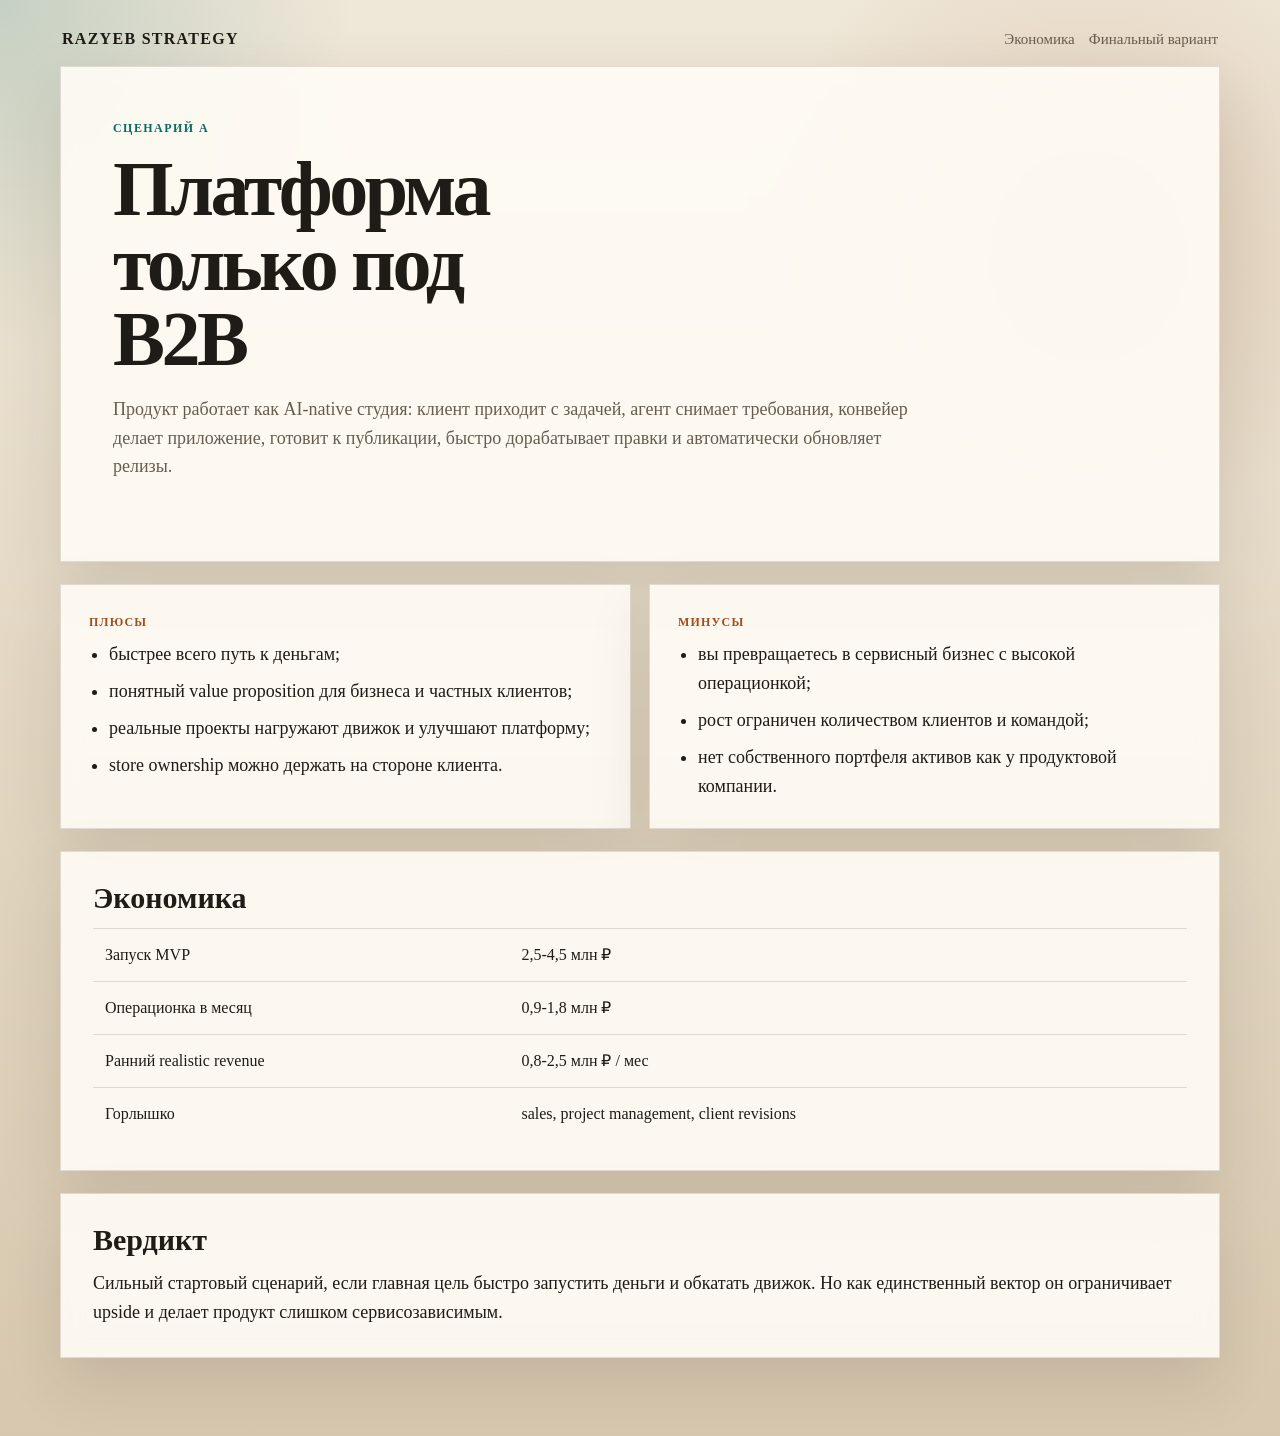
<file: scenario-b2b-only.html>
<!doctype html>
<html lang="ru">
<head>
  <meta charset="utf-8">
  <meta name="viewport" content="width=device-width, initial-scale=1">
  <title>Вариант A. Только B2B</title>
  <link rel="stylesheet" href="./site.css">
</head>
<body>
  <div class="shell">
    <header class="topbar">
      <a class="brand" href="./index.html">Razyeb Strategy</a>
      <nav class="nav">
        <a href="./economics.html">Экономика</a>
        <a href="./scenario-final-hybrid.html">Финальный вариант</a>
      </nav>
    </header>
    <section class="hero">
      <p class="eyebrow">Сценарий A</p>
      <h1>Платформа только под B2B</h1>
      <p class="lede">
        Продукт работает как AI-native студия: клиент приходит с задачей,
        агент снимает требования, конвейер делает приложение, готовит к публикации,
        быстро дорабатывает правки и автоматически обновляет релизы.
      </p>
    </section>
    <section class="panel panel-grid">
      <article class="card">
        <p class="card-label">Плюсы</p>
        <ul>
          <li>быстрее всего путь к деньгам;</li>
          <li>понятный value proposition для бизнеса и частных клиентов;</li>
          <li>реальные проекты нагружают движок и улучшают платформу;</li>
          <li>store ownership можно держать на стороне клиента.</li>
        </ul>
      </article>
      <article class="card">
        <p class="card-label">Минусы</p>
        <ul>
          <li>вы превращаетесь в сервисный бизнес с высокой операционкой;</li>
          <li>рост ограничен количеством клиентов и командой;</li>
          <li>нет собственного портфеля активов как у продуктовой компании.</li>
        </ul>
      </article>
    </section>
    <section class="panel">
      <h2>Экономика</h2>
      <table>
        <tbody>
          <tr><td>Запуск MVP</td><td>2,5-4,5 млн ₽</td></tr>
          <tr><td>Операционка в месяц</td><td>0,9-1,8 млн ₽</td></tr>
          <tr><td>Ранний realistic revenue</td><td>0,8-2,5 млн ₽ / мес</td></tr>
          <tr><td>Горлышко</td><td>sales, project management, client revisions</td></tr>
        </tbody>
      </table>
    </section>
    <section class="panel">
      <h2>Вердикт</h2>
      <p>
        Сильный стартовый сценарий, если главная цель быстро запустить деньги и
        обкатать движок. Но как единственный вектор он ограничивает upside и
        делает продукт слишком сервисозависимым.
      </p>
    </section>
  </div>
</body>
</html>
</file>
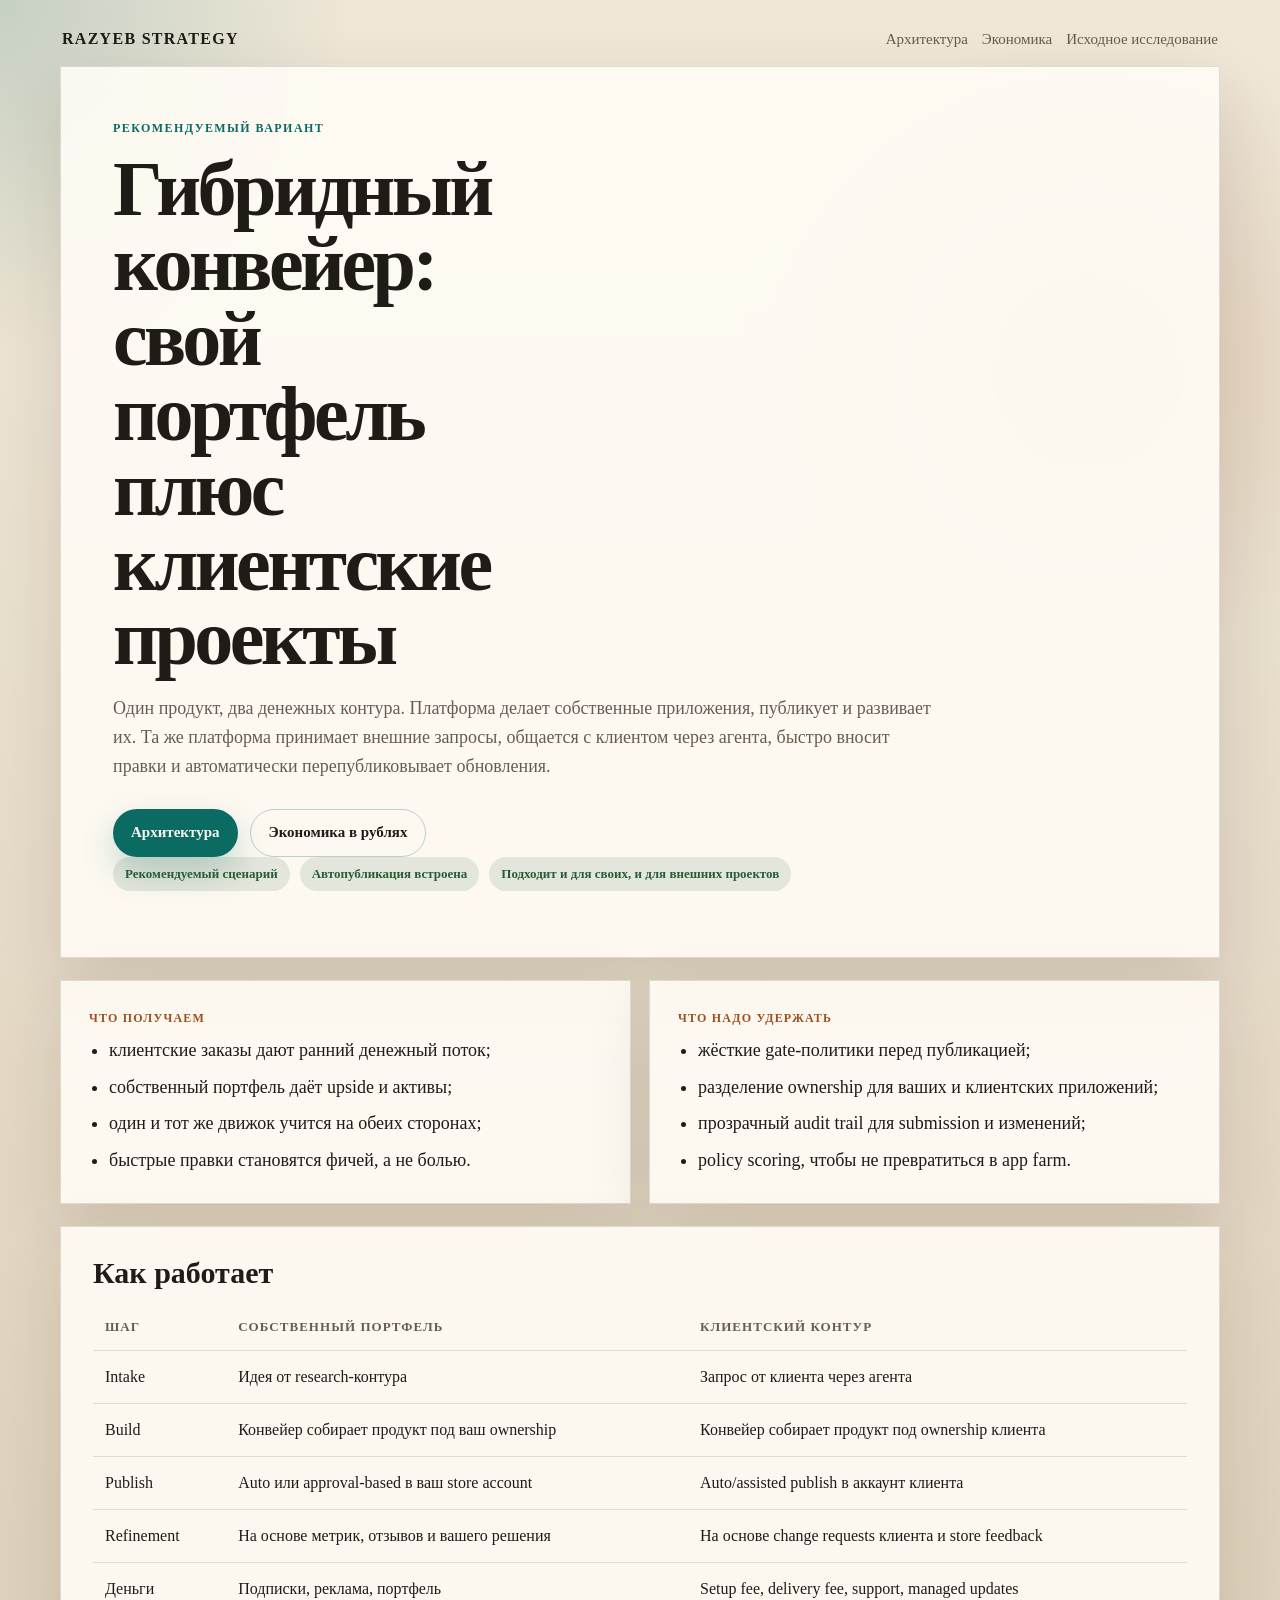
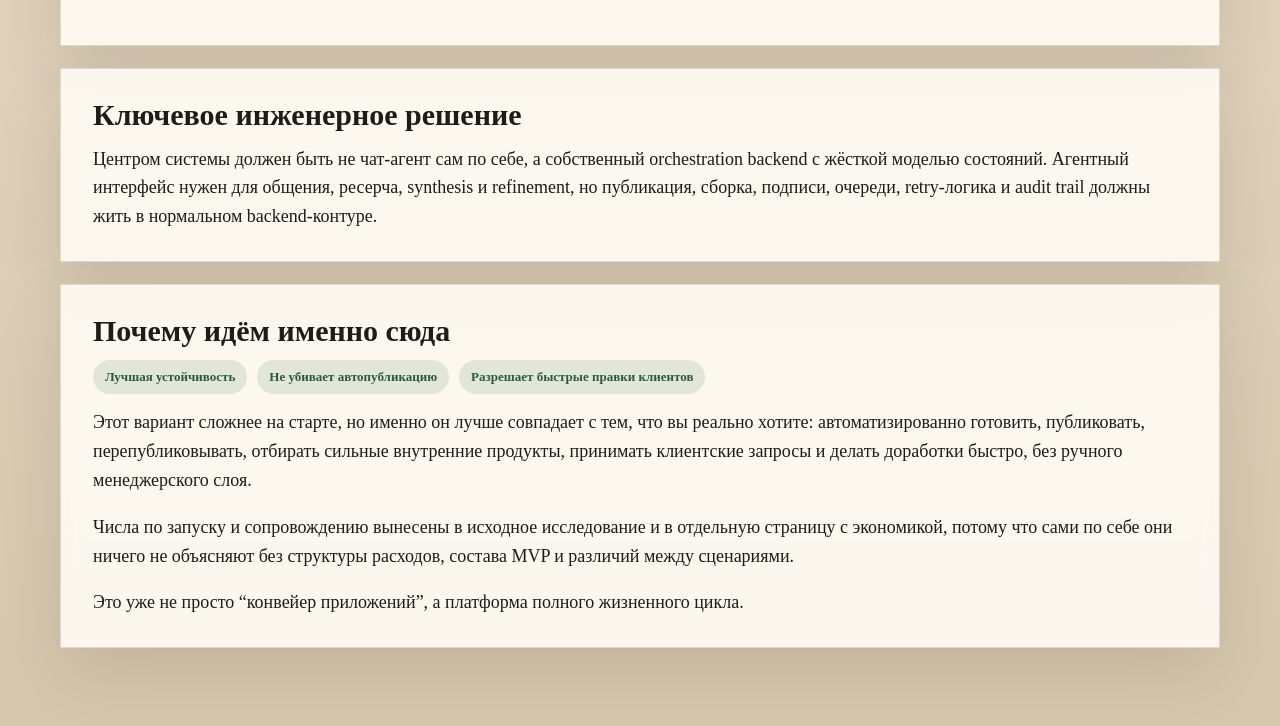
<file: scenario-final-hybrid.html>
<!doctype html>
<html lang="ru">
<head>
  <meta charset="utf-8">
  <meta name="viewport" content="width=device-width, initial-scale=1">
  <title>Финальный вариант. Гибридный конвейер</title>
  <link rel="stylesheet" href="./site.css">
</head>
<body>
  <div class="shell">
    <header class="topbar">
      <a class="brand" href="./index.html">Razyeb Strategy</a>
      <nav class="nav">
        <a href="./architecture.html">Архитектура</a>
        <a href="./economics.html">Экономика</a>
        <a href="./mobile-app-pipeline-feasibility.html">Исходное исследование</a>
      </nav>
    </header>

    <section class="hero">
      <p class="eyebrow">Рекомендуемый вариант</p>
      <h1>Гибридный конвейер: свой портфель плюс клиентские проекты</h1>
      <p class="lede">
        Один продукт, два денежных контура. Платформа делает собственные
        приложения, публикует и развивает их. Та же платформа принимает внешние
        запросы, общается с клиентом через агента, быстро вносит правки и
        автоматически перепубликовывает обновления.
      </p>
      <div class="actions">
        <a class="button button-primary" href="./architecture.html">Архитектура</a>
        <a class="button button-secondary" href="./economics.html">Экономика в рублях</a>
      </div>
      <div class="badge-row">
        <span class="badge badge-good">Рекомендуемый сценарий</span>
        <span class="badge badge-good">Автопубликация встроена</span>
        <span class="badge badge-good">Подходит и для своих, и для внешних проектов</span>
      </div>
    </section>

    <section class="panel panel-grid">
      <article class="card">
        <p class="card-label">Что получаем</p>
        <ul>
          <li>клиентские заказы дают ранний денежный поток;</li>
          <li>собственный портфель даёт upside и активы;</li>
          <li>один и тот же движок учится на обеих сторонах;</li>
          <li>быстрые правки становятся фичей, а не болью.</li>
        </ul>
      </article>
      <article class="card">
        <p class="card-label">Что надо удержать</p>
        <ul>
          <li>жёсткие gate-политики перед публикацией;</li>
          <li>разделение ownership для ваших и клиентских приложений;</li>
          <li>прозрачный audit trail для submission и изменений;</li>
          <li>policy scoring, чтобы не превратиться в app farm.</li>
        </ul>
      </article>
    </section>

    <section class="panel">
      <h2>Как работает</h2>
      <table>
        <thead>
          <tr>
            <th>Шаг</th>
            <th>Собственный портфель</th>
            <th>Клиентский контур</th>
          </tr>
        </thead>
        <tbody>
          <tr>
            <td>Intake</td>
            <td>Идея от research-контура</td>
            <td>Запрос от клиента через агента</td>
          </tr>
          <tr>
            <td>Build</td>
            <td>Конвейер собирает продукт под ваш ownership</td>
            <td>Конвейер собирает продукт под ownership клиента</td>
          </tr>
          <tr>
            <td>Publish</td>
            <td>Auto или approval-based в ваш store account</td>
            <td>Auto/assisted publish в аккаунт клиента</td>
          </tr>
          <tr>
            <td>Refinement</td>
            <td>На основе метрик, отзывов и вашего решения</td>
            <td>На основе change requests клиента и store feedback</td>
          </tr>
          <tr>
            <td>Деньги</td>
            <td>Подписки, реклама, портфель</td>
            <td>Setup fee, delivery fee, support, managed updates</td>
          </tr>
        </tbody>
      </table>
    </section>

    <section class="panel">
      <h2>Ключевое инженерное решение</h2>
      <p>
        Центром системы должен быть не чат-агент сам по себе, а собственный
        orchestration backend с жёсткой моделью состояний. Агентный интерфейс
        нужен для общения, ресерча, synthesis и refinement, но публикация,
        сборка, подписи, очереди, retry-логика и audit trail должны жить в
        нормальном backend-контуре.
      </p>
    </section>

    <section class="panel">
      <h2>Почему идём именно сюда</h2>
      <div class="badge-row">
        <span class="badge badge-good">Лучшая устойчивость</span>
        <span class="badge badge-good">Не убивает автопубликацию</span>
        <span class="badge badge-good">Разрешает быстрые правки клиентов</span>
      </div>
      <p>
        Этот вариант сложнее на старте, но именно он лучше совпадает с тем, что
        вы реально хотите: автоматизированно готовить, публиковать, перепубликовывать,
        отбирать сильные внутренние продукты, принимать клиентские запросы и делать
        доработки быстро, без ручного менеджерского слоя.
      </p>
      <p>
        Числа по запуску и сопровождению вынесены в исходное исследование и в
        отдельную страницу с экономикой, потому что сами по себе они ничего не
        объясняют без структуры расходов, состава MVP и различий между сценариями.
      </p>
      <p>
        Это уже не просто “конвейер приложений”, а платформа полного жизненного цикла.
      </p>
    </section>
  </div>
</body>
</html>
</file>
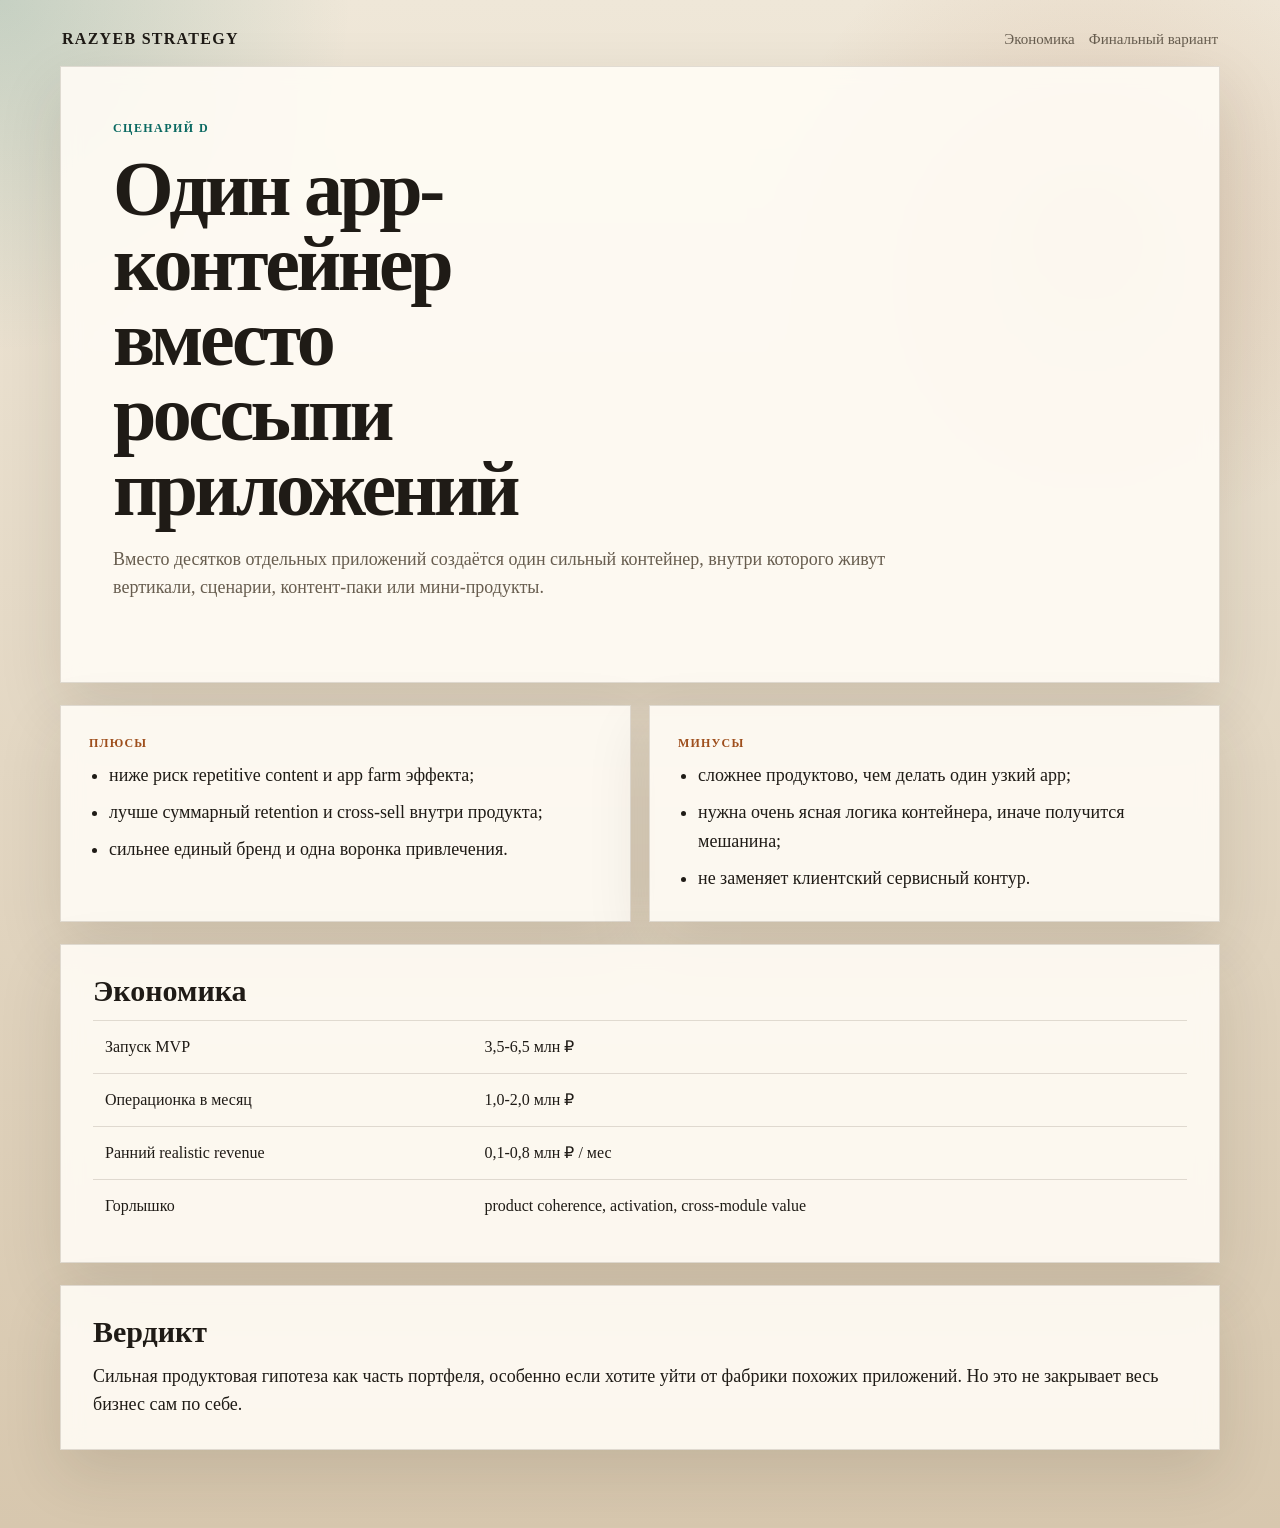
<file: scenario-one-container.html>
<!doctype html>
<html lang="ru">
<head>
  <meta charset="utf-8">
  <meta name="viewport" content="width=device-width, initial-scale=1">
  <title>Вариант D. Один app-контейнер</title>
  <link rel="stylesheet" href="./site.css">
</head>
<body>
  <div class="shell">
    <header class="topbar">
      <a class="brand" href="./index.html">Razyeb Strategy</a>
      <nav class="nav">
        <a href="./economics.html">Экономика</a>
        <a href="./scenario-final-hybrid.html">Финальный вариант</a>
      </nav>
    </header>
    <section class="hero">
      <p class="eyebrow">Сценарий D</p>
      <h1>Один app-контейнер вместо россыпи приложений</h1>
      <p class="lede">
        Вместо десятков отдельных приложений создаётся один сильный контейнер,
        внутри которого живут вертикали, сценарии, контент-паки или мини-продукты.
      </p>
    </section>
    <section class="panel panel-grid">
      <article class="card">
        <p class="card-label">Плюсы</p>
        <ul>
          <li>ниже риск repetitive content и app farm эффекта;</li>
          <li>лучше суммарный retention и cross-sell внутри продукта;</li>
          <li>сильнее единый бренд и одна воронка привлечения.</li>
        </ul>
      </article>
      <article class="card">
        <p class="card-label">Минусы</p>
        <ul>
          <li>сложнее продуктово, чем делать один узкий app;</li>
          <li>нужна очень ясная логика контейнера, иначе получится мешанина;</li>
          <li>не заменяет клиентский сервисный контур.</li>
        </ul>
      </article>
    </section>
    <section class="panel">
      <h2>Экономика</h2>
      <table>
        <tbody>
          <tr><td>Запуск MVP</td><td>3,5-6,5 млн ₽</td></tr>
          <tr><td>Операционка в месяц</td><td>1,0-2,0 млн ₽</td></tr>
          <tr><td>Ранний realistic revenue</td><td>0,1-0,8 млн ₽ / мес</td></tr>
          <tr><td>Горлышко</td><td>product coherence, activation, cross-module value</td></tr>
        </tbody>
      </table>
    </section>
    <section class="panel">
      <h2>Вердикт</h2>
      <p>
        Сильная продуктовая гипотеза как часть портфеля, особенно если хотите
        уйти от фабрики похожих приложений. Но это не закрывает весь бизнес сам по себе.
      </p>
    </section>
  </div>
</body>
</html>
</file>
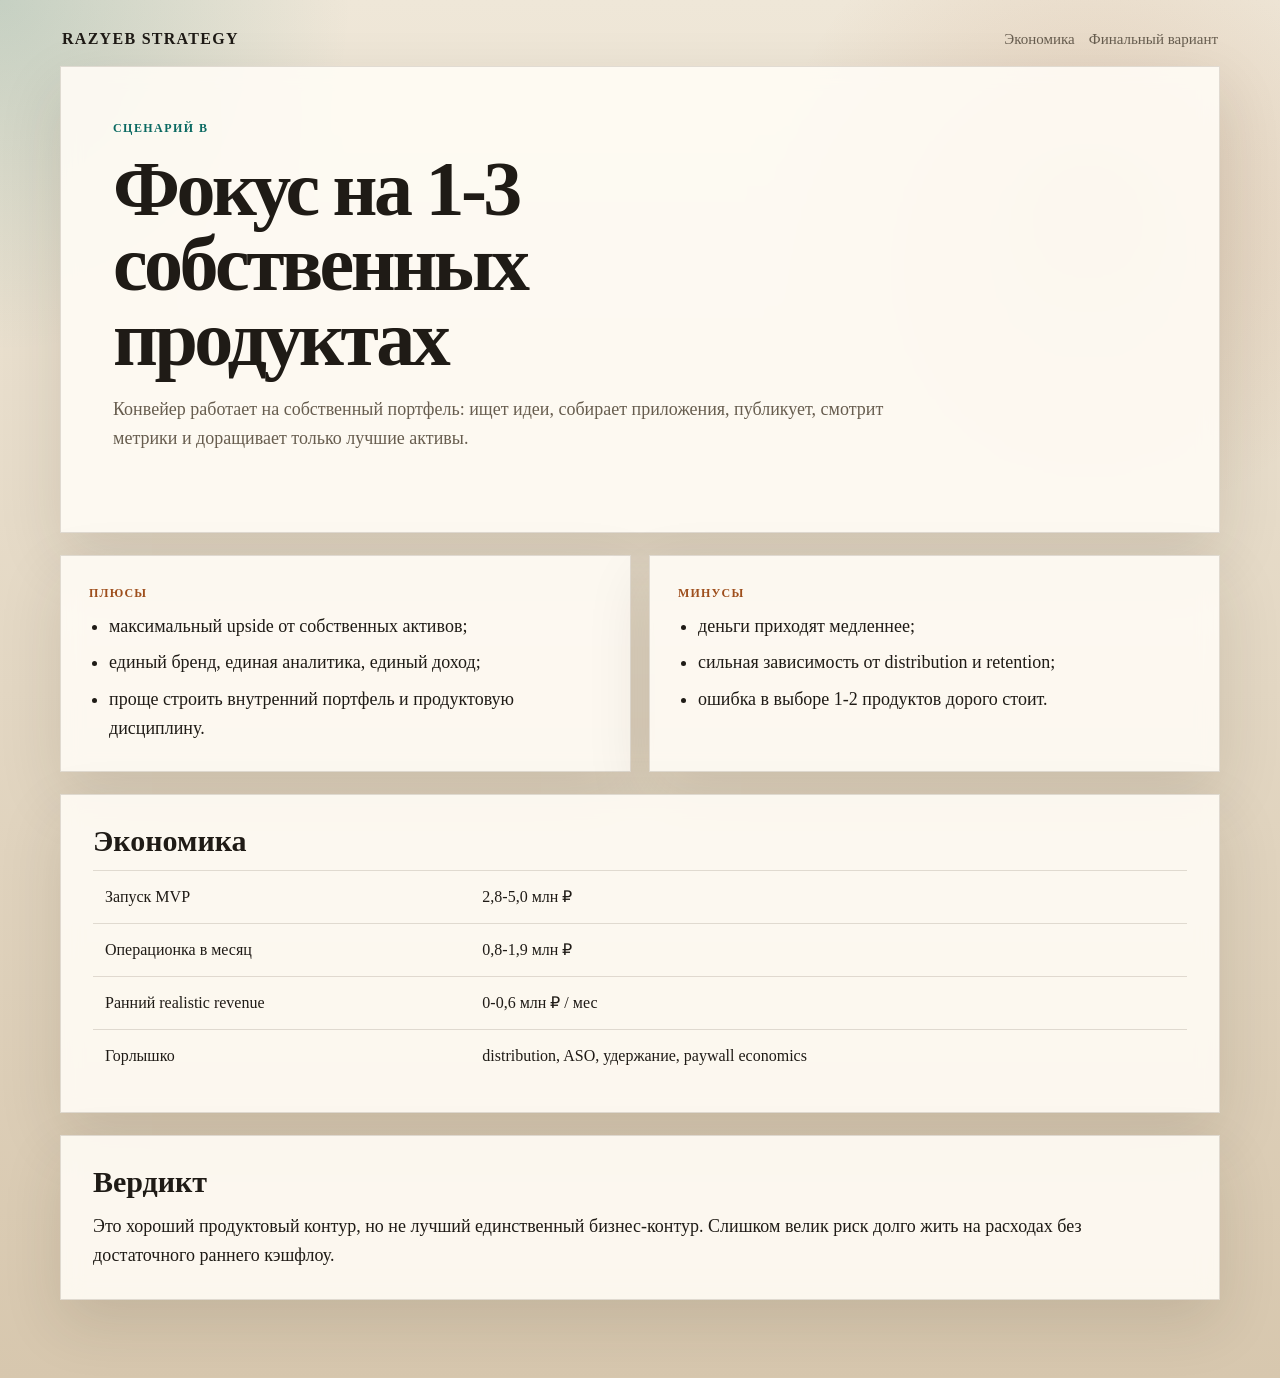
<file: scenario-owned-products.html>
<!doctype html>
<html lang="ru">
<head>
  <meta charset="utf-8">
  <meta name="viewport" content="width=device-width, initial-scale=1">
  <title>Вариант B. 1-3 собственных продукта</title>
  <link rel="stylesheet" href="./site.css">
</head>
<body>
  <div class="shell">
    <header class="topbar">
      <a class="brand" href="./index.html">Razyeb Strategy</a>
      <nav class="nav">
        <a href="./economics.html">Экономика</a>
        <a href="./scenario-final-hybrid.html">Финальный вариант</a>
      </nav>
    </header>
    <section class="hero">
      <p class="eyebrow">Сценарий B</p>
      <h1>Фокус на 1-3 собственных продуктах</h1>
      <p class="lede">
        Конвейер работает на собственный портфель: ищет идеи, собирает приложения,
        публикует, смотрит метрики и доращивает только лучшие активы.
      </p>
    </section>
    <section class="panel panel-grid">
      <article class="card">
        <p class="card-label">Плюсы</p>
        <ul>
          <li>максимальный upside от собственных активов;</li>
          <li>единый бренд, единая аналитика, единый доход;</li>
          <li>проще строить внутренний портфель и продуктовую дисциплину.</li>
        </ul>
      </article>
      <article class="card">
        <p class="card-label">Минусы</p>
        <ul>
          <li>деньги приходят медленнее;</li>
          <li>сильная зависимость от distribution и retention;</li>
          <li>ошибка в выборе 1-2 продуктов дорого стоит.</li>
        </ul>
      </article>
    </section>
    <section class="panel">
      <h2>Экономика</h2>
      <table>
        <tbody>
          <tr><td>Запуск MVP</td><td>2,8-5,0 млн ₽</td></tr>
          <tr><td>Операционка в месяц</td><td>0,8-1,9 млн ₽</td></tr>
          <tr><td>Ранний realistic revenue</td><td>0-0,6 млн ₽ / мес</td></tr>
          <tr><td>Горлышко</td><td>distribution, ASO, удержание, paywall economics</td></tr>
        </tbody>
      </table>
    </section>
    <section class="panel">
      <h2>Вердикт</h2>
      <p>
        Это хороший продуктовый контур, но не лучший единственный бизнес-контур.
        Слишком велик риск долго жить на расходах без достаточного раннего кэшфлоу.
      </p>
    </section>
  </div>
</body>
</html>
</file>
<file: site.css>
:root {
  --bg: #efe7d8;
  --bg-deep: #d7c7ae;
  --paper: rgba(255, 252, 246, 0.9);
  --paper-solid: #fffaf2;
  --ink: #1f1b16;
  --muted: #675d4f;
  --line: rgba(77, 59, 39, 0.16);
  --accent: #0b6a62;
  --accent-2: #9e4f1d;
  --accent-3: #1548b7;
  --accent-4: #8a145c;
  --good: #295d38;
  --warn: #9a4a1a;
  --soft-good: rgba(41, 93, 56, 0.12);
  --soft-warn: rgba(154, 74, 26, 0.12);
  --shadow: 0 24px 60px rgba(41, 29, 14, 0.12);
}

* {
  box-sizing: border-box;
}

html {
  scroll-behavior: smooth;
}

body {
  margin: 0;
  color: var(--ink);
  font-family: Georgia, "Times New Roman", serif;
  background:
    radial-gradient(circle at top left, rgba(11, 106, 98, 0.18), transparent 22rem),
    radial-gradient(circle at 85% 15%, rgba(158, 79, 29, 0.16), transparent 20rem),
    linear-gradient(180deg, var(--bg) 0%, var(--bg-deep) 100%);
}

a {
  color: var(--accent);
  text-decoration: none;
}

p,
li {
  font-size: 18px;
  line-height: 1.6;
}

h1,
h2,
h3,
p {
  margin-top: 0;
}

h1 {
  max-width: 12ch;
  font-size: clamp(40px, 7vw, 78px);
  line-height: 0.96;
  letter-spacing: -0.045em;
  margin-bottom: 18px;
}

h2 {
  font-size: 30px;
  line-height: 1.05;
  margin-bottom: 14px;
}

h3 {
  font-size: 19px;
  margin-bottom: 12px;
}

ul {
  margin: 0;
  padding-left: 20px;
}

li + li {
  margin-top: 8px;
}

table {
  width: 100%;
  border-collapse: collapse;
}

th,
td {
  text-align: left;
  vertical-align: top;
  border-top: 1px solid var(--line);
  padding: 14px 12px;
  font-size: 16px;
  line-height: 1.5;
}

thead th {
  border-top: 0;
  color: var(--muted);
  font-size: 13px;
  text-transform: uppercase;
  letter-spacing: 0.08em;
}

code {
  font-family: ui-monospace, SFMono-Regular, Menlo, Monaco, Consolas, monospace;
  font-size: 0.92em;
  background: rgba(18, 37, 32, 0.06);
  padding: 2px 6px;
  border-radius: 6px;
}

.shell {
  width: min(1160px, calc(100vw - 40px));
  margin: 0 auto;
  padding: 22px 0 56px;
}

.topbar {
  display: flex;
  justify-content: space-between;
  align-items: center;
  gap: 16px;
  padding: 8px 2px 18px;
}

.brand {
  color: var(--ink);
  font-size: 16px;
  font-weight: 700;
  letter-spacing: 0.08em;
  text-transform: uppercase;
}

.nav {
  display: flex;
  flex-wrap: wrap;
  gap: 14px;
}

.nav a {
  color: var(--muted);
  font-size: 15px;
}

.hero,
.panel,
.card,
.metric,
.callout {
  background: var(--paper);
  border: 1px solid var(--line);
  box-shadow: var(--shadow);
  backdrop-filter: blur(10px);
}

.hero {
  padding: 52px;
  margin-bottom: 22px;
}

.eyebrow {
  margin: 0 0 14px;
  color: var(--accent);
  text-transform: uppercase;
  letter-spacing: 0.12em;
  font-size: 12px;
  font-weight: 700;
}

.lede {
  max-width: 52rem;
  color: var(--muted);
  margin-bottom: 28px;
}

.actions {
  display: flex;
  flex-wrap: wrap;
  gap: 12px;
}

.button {
  display: inline-flex;
  align-items: center;
  justify-content: center;
  min-height: 48px;
  padding: 0 18px;
  border-radius: 999px;
  text-decoration: none;
  font-size: 15px;
  font-weight: 700;
  transition: transform 180ms ease, box-shadow 180ms ease, background 180ms ease;
}

.button:hover {
  transform: translateY(-1px);
}

.button-primary {
  background: var(--accent);
  color: #f8f6f1;
  box-shadow: 0 14px 34px rgba(11, 106, 98, 0.24);
}

.button-secondary {
  background: transparent;
  color: var(--ink);
  border: 1px solid rgba(11, 106, 98, 0.28);
}

.panel {
  padding: 30px 32px;
  margin-bottom: 22px;
}

.panel-grid {
  display: grid;
  grid-template-columns: repeat(2, minmax(0, 1fr));
  gap: 18px;
  background: transparent;
  border: 0;
  box-shadow: none;
  padding: 0;
}

.three-grid {
  display: grid;
  grid-template-columns: repeat(3, minmax(0, 1fr));
  gap: 18px;
}

.card,
.metric {
  padding: 28px;
}

.card-label {
  margin-bottom: 8px;
  color: var(--accent-2);
  text-transform: uppercase;
  letter-spacing: 0.1em;
  font-size: 12px;
  font-weight: 700;
}

.list-grid {
  display: grid;
  grid-template-columns: repeat(2, minmax(0, 1fr));
  gap: 22px;
}

.links {
  display: flex;
  flex-direction: column;
  gap: 10px;
}

.badge-row {
  display: flex;
  flex-wrap: wrap;
  gap: 10px;
  margin-bottom: 14px;
}

.badge {
  display: inline-flex;
  align-items: center;
  min-height: 34px;
  padding: 0 12px;
  border-radius: 999px;
  font-size: 13px;
  font-weight: 700;
}

.badge-good {
  background: var(--soft-good);
  color: var(--good);
}

.badge-warn {
  background: var(--soft-warn);
  color: var(--warn);
}

.metric-number {
  font-size: 34px;
  line-height: 1;
  margin-bottom: 8px;
}

.metric p:last-child,
.card p:last-child,
.panel p:last-child {
  margin-bottom: 0;
}

.table-panel {
  overflow-x: auto;
}

.callout {
  padding: 22px 24px;
  background: var(--paper-solid);
}

.diagram {
  padding: 4px 0;
  display: flex;
  flex-direction: column;
  align-items: center;
  gap: 14px;
}

.diagram-stage {
  width: 100%;
  max-width: 980px;
  padding: 18px;
  border-radius: 22px;
  border: 1px solid rgba(32, 27, 22, 0.08);
  background:
    linear-gradient(180deg, rgba(255, 255, 255, 0.72), rgba(255, 250, 242, 0.92));
  box-shadow: 0 16px 40px rgba(47, 33, 14, 0.08);
}

.diagram-stage-title {
  margin-bottom: 14px;
  color: var(--muted);
  font-size: 13px;
  font-weight: 700;
  text-transform: uppercase;
  letter-spacing: 0.1em;
}

.diagram-row {
  width: 100%;
  display: grid;
  grid-template-columns: repeat(4, minmax(0, 1fr));
  gap: 12px;
}

.diagram-row.three {
  grid-template-columns: repeat(3, minmax(0, 1fr));
}

.diagram-row.two {
  grid-template-columns: repeat(2, minmax(0, 1fr));
  max-width: 760px;
}

.diagram-publication-layout {
  display: flex;
  flex-direction: column;
  gap: 14px;
  align-items: center;
}

.diagram-publication-center {
  width: 100%;
  display: flex;
  justify-content: center;
}

.diagram-publication-row {
  width: 100%;
  display: grid;
  grid-template-columns: repeat(2, minmax(0, 1fr));
  gap: 14px;
}

.diagram-side {
  display: flex;
  flex-direction: column;
  gap: 8px;
}

.diagram-side-arrow {
  color: var(--muted);
  font-size: 13px;
  text-transform: uppercase;
  letter-spacing: 0.08em;
  font-weight: 700;
  text-align: center;
}

.diagram-box {
  width: min(840px, 100%);
  padding: 16px 18px;
  text-align: center;
  border-radius: 16px;
  border: 2px solid transparent;
  background: #fffdf8;
  box-shadow: 0 10px 24px rgba(47, 33, 14, 0.10);
  font-size: 16px;
  line-height: 1.4;
  font-weight: 700;
}

.stage-intake {
  border-color: rgba(21, 72, 183, 0.34);
  background: linear-gradient(180deg, rgba(21, 72, 183, 0.08), rgba(21, 72, 183, 0.02));
}

.stage-research {
  border-color: rgba(11, 106, 98, 0.34);
  background: linear-gradient(180deg, rgba(11, 106, 98, 0.10), rgba(11, 106, 98, 0.02));
}

.stage-money {
  border-color: rgba(138, 20, 92, 0.30);
  background: linear-gradient(180deg, rgba(138, 20, 92, 0.10), rgba(138, 20, 92, 0.02));
}

.stage-policy {
  border-color: rgba(158, 79, 29, 0.34);
  background: linear-gradient(180deg, rgba(158, 79, 29, 0.10), rgba(158, 79, 29, 0.02));
}

.stage-product {
  border-color: rgba(21, 72, 183, 0.28);
  background: linear-gradient(180deg, rgba(21, 72, 183, 0.07), rgba(21, 72, 183, 0.02));
}

.stage-delivery {
  border-color: rgba(11, 106, 98, 0.28);
  background: linear-gradient(180deg, rgba(11, 106, 98, 0.08), rgba(11, 106, 98, 0.02));
}

.stage-publication {
  border-color: rgba(158, 79, 29, 0.36);
  background: linear-gradient(180deg, rgba(158, 79, 29, 0.12), rgba(158, 79, 29, 0.03));
}

.stage-external {
  border-color: rgba(21, 72, 183, 0.26);
  background: linear-gradient(180deg, rgba(21, 72, 183, 0.08), rgba(21, 72, 183, 0.02));
}

.stage-observe {
  border-color: rgba(138, 20, 92, 0.26);
  background: linear-gradient(180deg, rgba(138, 20, 92, 0.08), rgba(138, 20, 92, 0.02));
}

.stage-loop {
  border-color: rgba(11, 106, 98, 0.36);
  background: linear-gradient(180deg, rgba(11, 106, 98, 0.12), rgba(11, 106, 98, 0.03));
}

.diagram-link {
  color: var(--accent-2);
  font-size: 26px;
  font-weight: 700;
}

.diagram-link-wrap {
  display: flex;
  flex-direction: column;
  align-items: center;
  gap: 4px;
}

.diagram-link-label {
  color: var(--muted);
  font-size: 12px;
  text-transform: uppercase;
  letter-spacing: 0.08em;
  font-weight: 700;
  text-align: center;
}

.diagram-gate {
  min-height: 42px;
  padding: 10px 16px;
  border-radius: 999px;
  border: 2px dashed rgba(31, 27, 22, 0.18);
  background: rgba(255, 251, 243, 0.88);
  color: var(--muted);
  font-size: 13px;
  text-transform: uppercase;
  letter-spacing: 0.08em;
  font-weight: 700;
}

.diagram-caption {
  margin-top: 12px;
  color: var(--muted);
  font-size: 14px;
  line-height: 1.5;
}

.diagram-inline-flow {
  display: flex;
  justify-content: center;
  align-items: center;
  gap: 8px;
  margin-top: 12px;
  color: var(--muted);
  font-size: 14px;
  font-weight: 700;
}

.diagram-inline-arrow {
  color: var(--accent-2);
  font-size: 16px;
}

.muted {
  color: var(--muted);
}

.spacer-top {
  margin-top: 24px;
}

@media (max-width: 960px) {
  .panel-grid,
  .three-grid,
  .list-grid,
  .diagram-row,
  .diagram-row.three,
  .diagram-row.two,
  .diagram-publication-row {
    grid-template-columns: 1fr;
  }

  .hero,
  .panel,
  .card,
  .metric,
  .callout {
    padding: 24px;
  }

  .topbar {
    flex-direction: column;
    align-items: flex-start;
  }

  .shell {
    width: min(100vw - 24px, 1160px);
    padding-top: 12px;
  }

  p,
  li {
    font-size: 16px;
  }

  h1 {
    font-size: clamp(36px, 12vw, 58px);
  }
}
</file>
